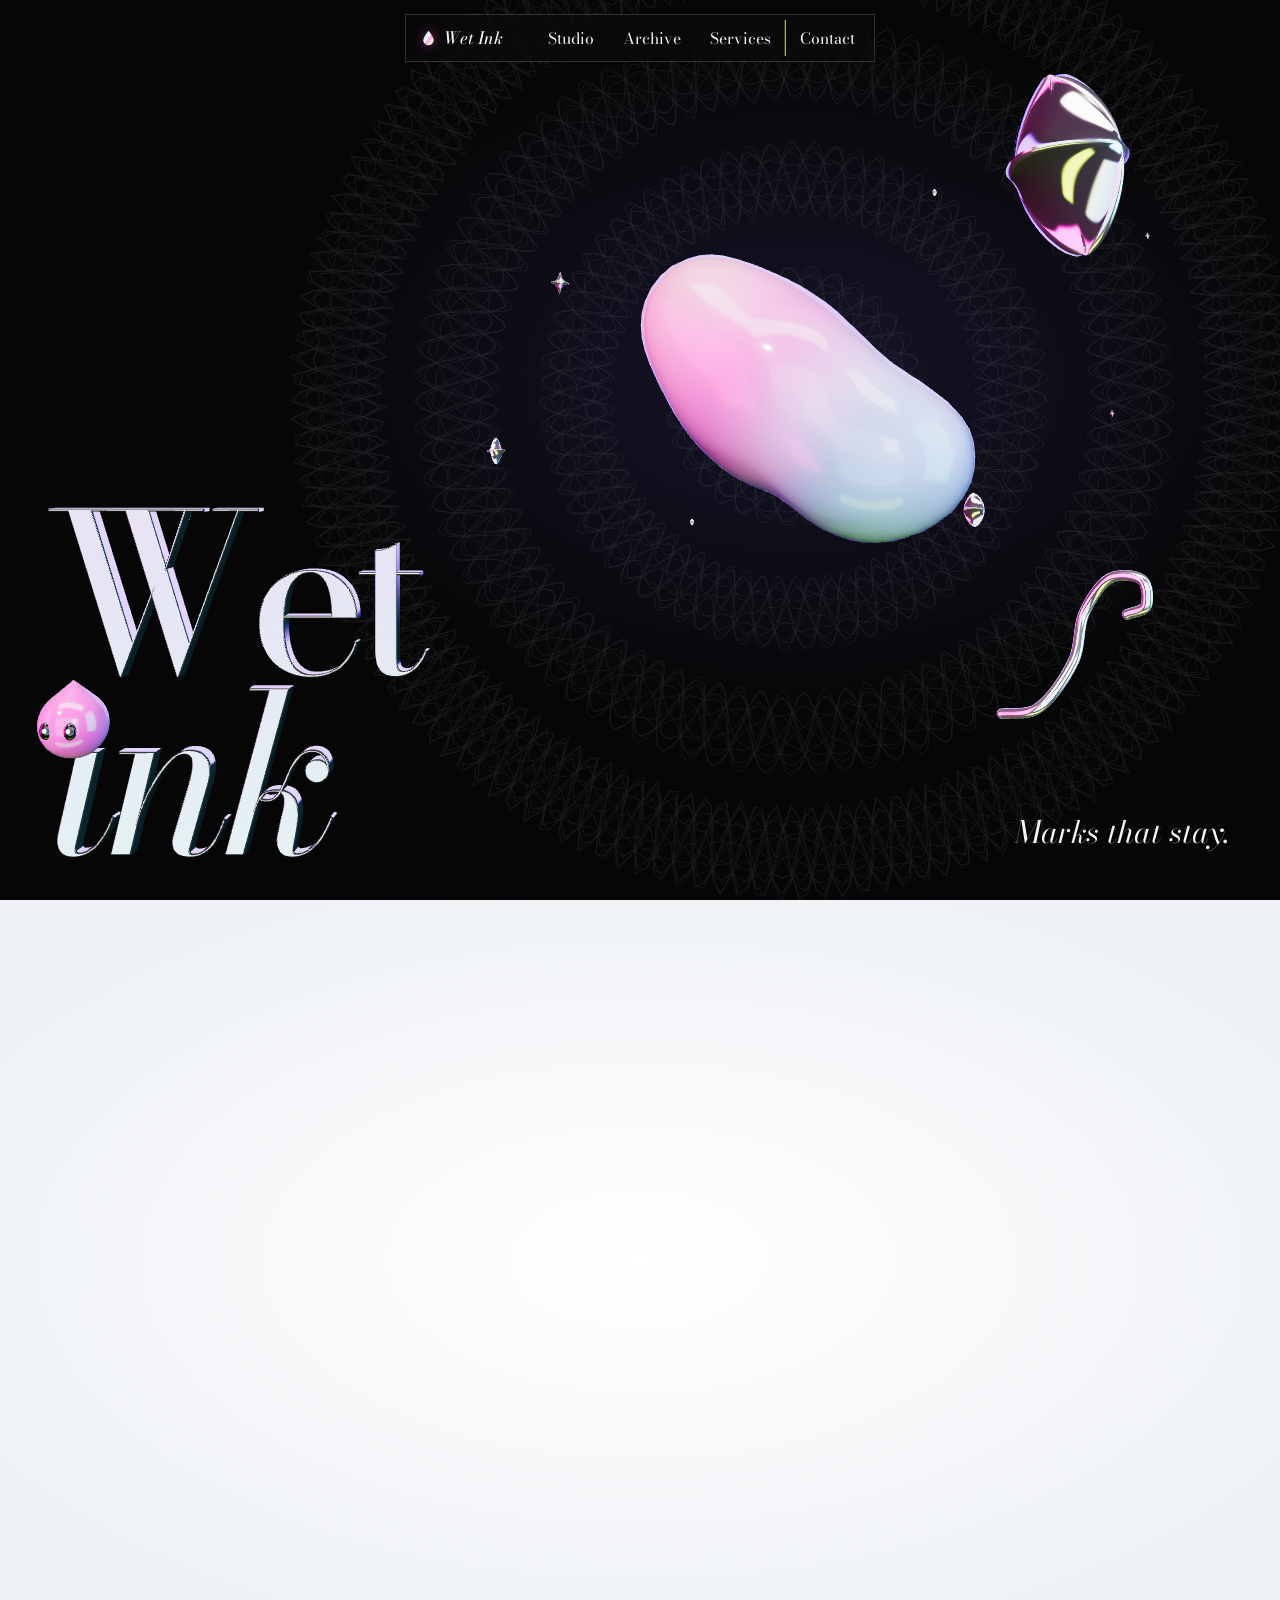
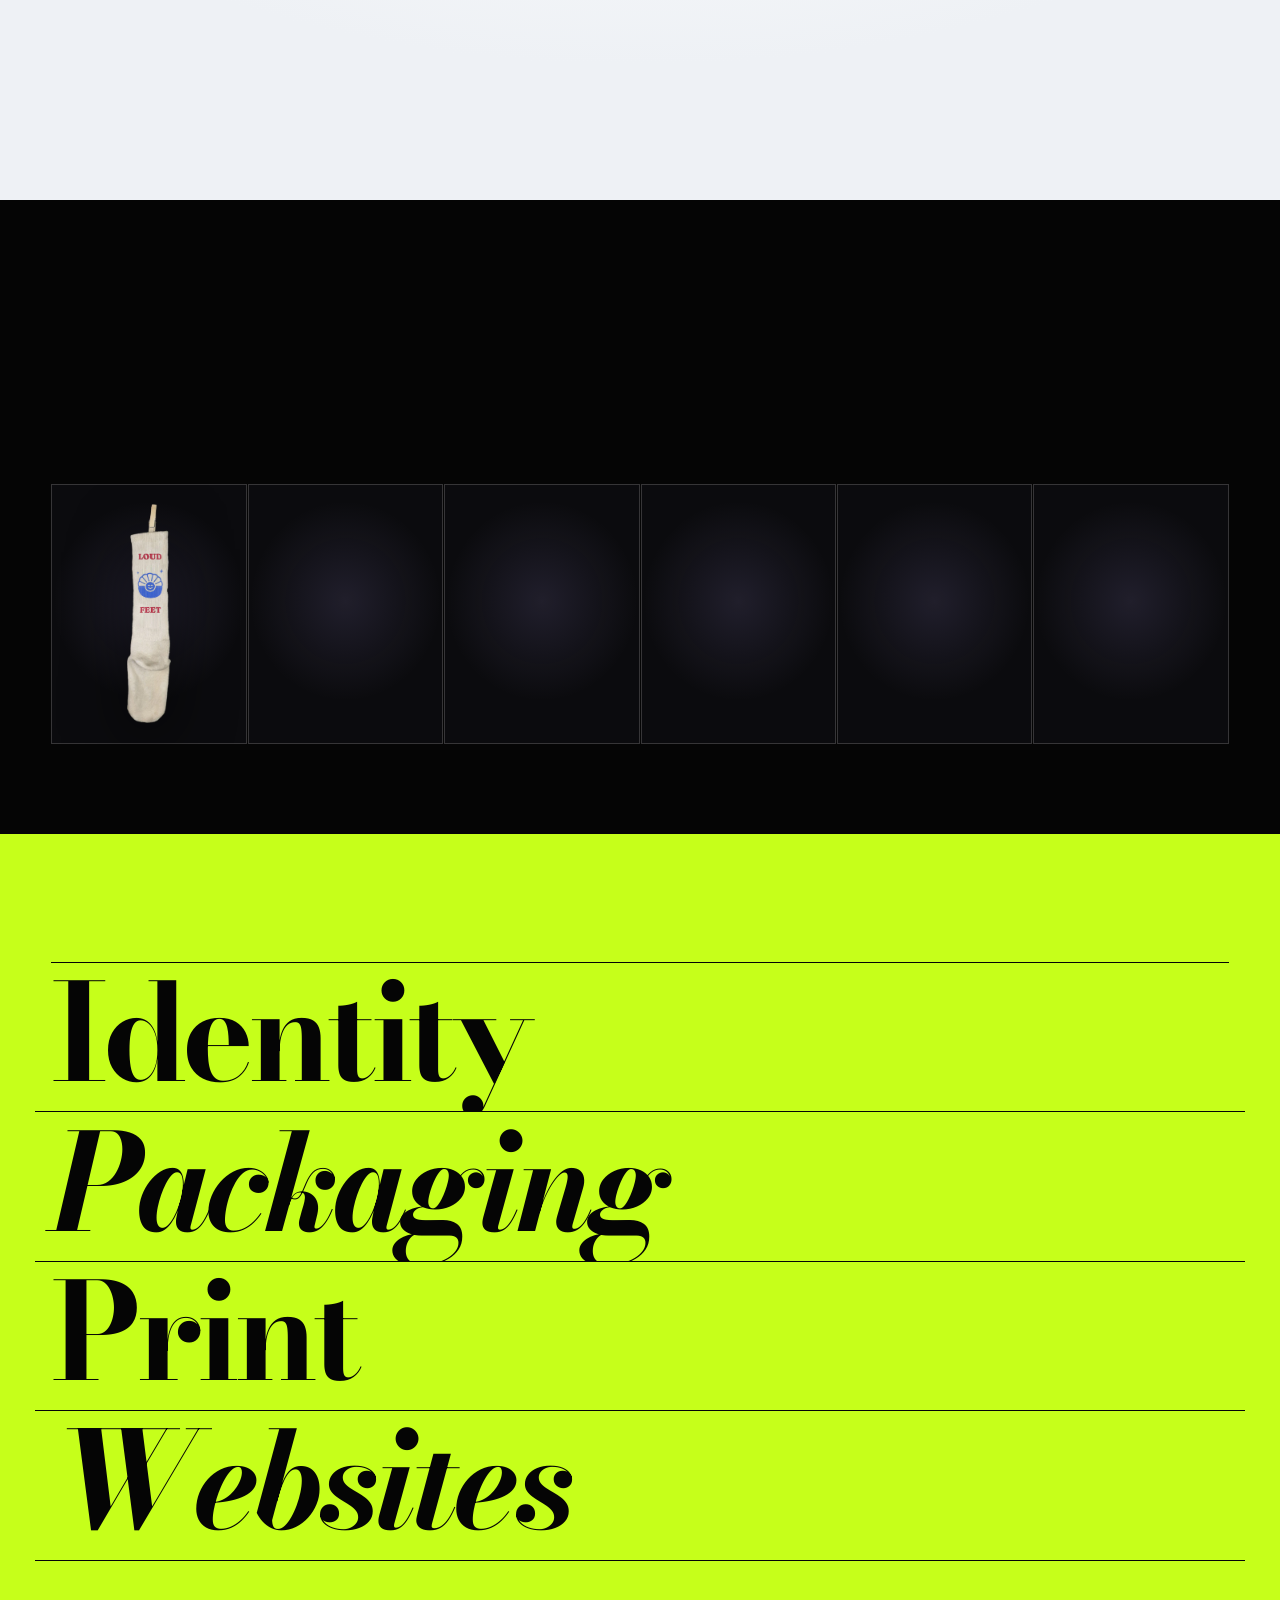
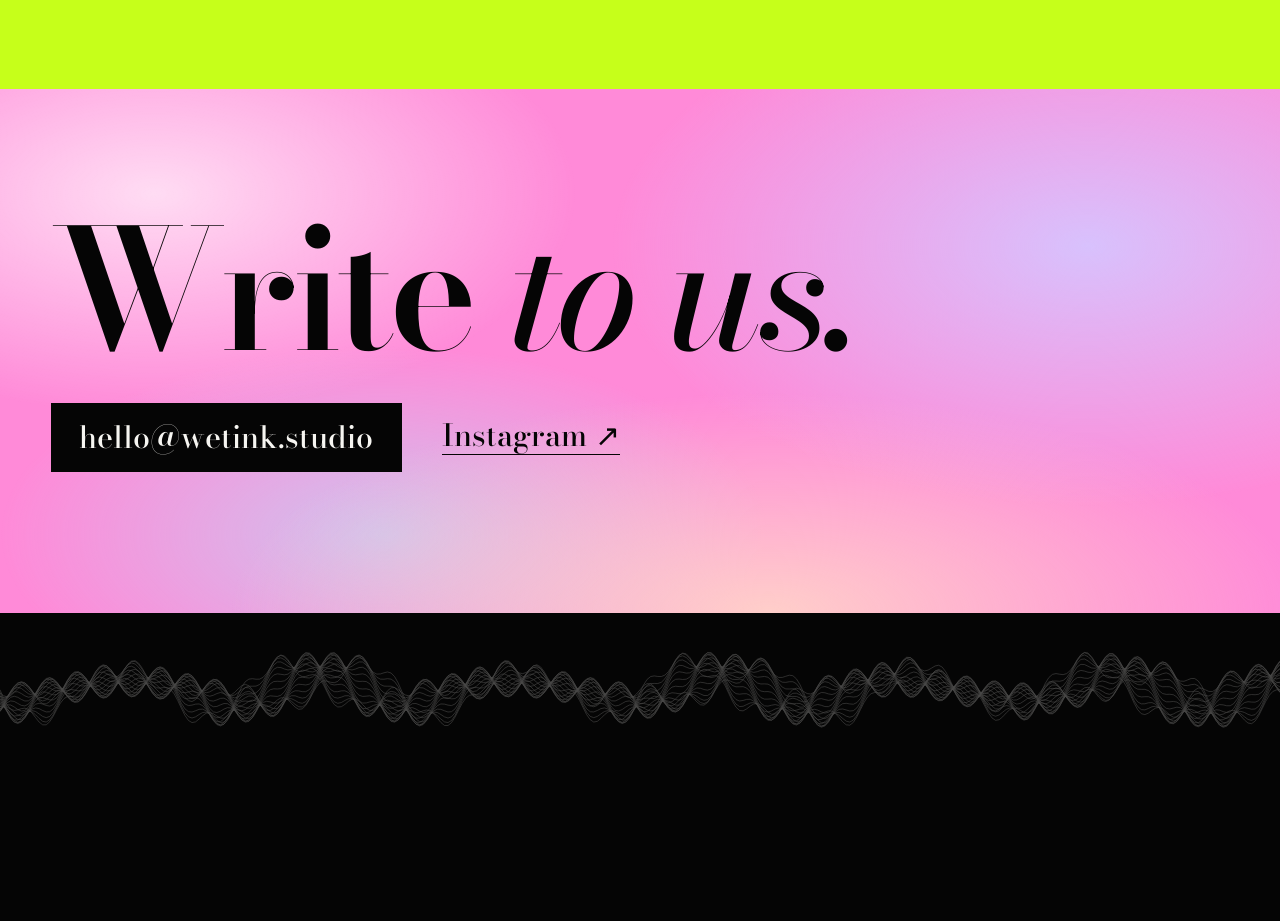
<file: index.html>
<!doctype html>
<html lang="en">
<head>
<meta charset="utf-8">
<meta name="viewport" content="width=device-width, initial-scale=1, viewport-fit=cover">
<title>Wet Ink Studio</title>
<meta name="description" content="Wet Ink Studio: identity, print, packaging and websites.">
<meta name="theme-color" content="#050505">
<link rel="preconnect" href="https://fonts.googleapis.com">
<link rel="preconnect" href="https://fonts.gstatic.com" crossorigin>
<link rel="stylesheet" href="https://fonts.googleapis.com/css2?family=Bodoni+Moda:ital,opsz,wght@0,6..96,400..900;1,6..96,400..900&display=swap">
<link rel="stylesheet" href="css/style.css">
</head>
<body>

<header class="bar" id="bar" data-tone="dark">
  <div class="bar__glass">
    <a class="logo" href="#top" aria-label="Wet Ink Studio, back to top">
      <svg class="blot--sm" viewBox="0 0 60 72" aria-hidden="true"><path d="M30 2C30 2 6 30 6 46a24 24 0 0 0 48 0C54 30 30 2 30 2Z" fill="url(#chrome)"/></svg>
      <span class="logo__word">Wet Ink</span>
    </a>
    <nav class="nav" id="nav" aria-label="Main">
      <span class="nav__pill" id="navPill" aria-hidden="true"></span>
      <a href="#studio">Studio</a>
      <a href="#archive">Archive</a>
      <a href="#services">Services</a>
      <a href="#contact">Contact</a>
    </nav>
  </div>
</header>

<main id="top">

  <!-- HERO: an iridescent form over a turning guilloche, with chrome sparkles -->
  <section class="hero" id="stage" aria-label="Wet Ink Studio">
    <svg class="rosette" id="rosette" viewBox="-500 -500 1000 1000" aria-hidden="true"></svg>

    <div class="hero__bottom">
      <!-- "ink" is set with a dotless ı: Blot sits where the dot would be -->
      <h1 class="mega" aria-label="Wet Ink Studio">
        <span class="mega__line"><span class="mega__rise chrome">Wet</span></span>
        <span class="mega__line"><span class="mega__rise mega__rise--2"><span class="tittle-host chrome">ı<button class="mascot" id="mascot" type="button" aria-label="Blot, the studio mascot. Drag it around or tap it.">
          <svg class="blot" viewBox="0 0 60 72" aria-hidden="true">
            <path d="M30 2C30 2 6 30 6 46a24 24 0 0 0 48 0C54 30 30 2 30 2Z" fill="url(#chrome)"/>
            <ellipse cx="19" cy="34" rx="3.4" ry="7" fill="#fff" opacity=".8" transform="rotate(20 19 34)"/>
            <g class="eyes">
              <ellipse cx="21" cy="46" rx="6" ry="7.2" fill="#050505"/>
              <ellipse cx="39" cy="46" rx="6" ry="7.2" fill="#050505"/>
              <circle class="pupil" cx="21" cy="47" r="2.6" fill="#fff"/>
              <circle class="pupil" cx="39" cy="47" r="2.6" fill="#fff"/>
            </g>
          </svg>
        </button></span><span class="chrome">nk</span></span></span>
      </h1>
      <p class="hero__line in in--3"><em>Marks that stay.</em></p>
    </div>
  </section>

  <!-- STUDIO: one sentence on laid paper -->
  <!-- STUDIO: icy 3D type floating on a white liquid surface (both rendered in js/scene3d.js) -->
  <section class="studio" id="studio" aria-label="Studio">
    <p class="studio__line"><span class="studio__l1">Drawn by hand,</span> <span class="studio__l2"><em>finished like jewellery.</em></span></p>
  </section>

  <!-- ARCHIVE: one short row. Socks, then concept studies rendered in 3D (drag to spin). -->
  <section class="archive" id="archive" aria-labelledby="archiveTitle">
    <h2 class="archive__title reveal" id="archiveTitle"><em>Archive</em></h2>
    <ul class="strip" aria-label="Archive">
      <li><button class="piece piece--img reveal" type="button" data-open="0" aria-label="Quiet Luxury / Loud Feet. Open."><img src="assets/archive/loud-feet-sock.webp" alt="" draggable="false"><span class="piece__name">Loud Feet</span></button></li>
      <li><div class="piece reveal" data-obj="pearl" role="img" aria-label="Pearl study, a 3D concept piece. Drag to turn it."><span class="piece__name">Pearl</span></div></li>
      <li><div class="piece reveal" data-obj="orbit" role="img" aria-label="Glass orbit study, a 3D concept piece. Drag to turn it."><span class="piece__name">Orbit</span></div></li>
      <li><div class="piece reveal" data-obj="fuzz" role="img" aria-label="Fuzz study, a 3D concept piece. Drag to turn it."><span class="piece__name">Fuzz</span></div></li>
      <li><div class="piece reveal" data-obj="coral" role="img" aria-label="Coral study, a 3D concept piece. Drag to turn it."><span class="piece__name">Coral</span></div></li>
      <li><div class="piece reveal" data-obj="melt" role="img" aria-label="Melt study, a 3D concept piece. Drag to turn it."><span class="piece__name">Melt</span></div></li>
    </ul>
  </section>

  <!-- SERVICES: four words on fluorescent green -->
  <section class="services" id="services" aria-label="Services">
    <ul class="rows">
      <li class="row reveal"><h3 class="row__t">Identity</h3></li>
      <li class="row reveal"><h3 class="row__t"><em>Packaging</em></h3></li>
      <li class="row reveal"><h3 class="row__t">Print</h3></li>
      <li class="row reveal"><h3 class="row__t"><em>Websites</em></h3></li>
    </ul>
  </section>

  <!-- CONTACT: fluorescent pink -->
  <section class="contact" id="contact" aria-labelledby="contactTitle">
    <h2 class="contact__title reveal" id="contactTitle">Write <em>to us.</em></h2>
    <div class="contact__actions reveal">
      <button class="contact__mail" id="mail" type="button" aria-live="polite">hello@wetink.studio</button>
      <a class="contact__ig" href="https://www.instagram.com/wetink.studio/" target="_blank" rel="noopener">Instagram ↗</a>
    </div>
  </section>
</main>

<footer class="foot" id="foot">
  <svg class="gband gband--light" data-gband aria-hidden="true"></svg>
  <p class="foot__word chrome-letters" id="footWord" aria-label="Wet Ink">
    <span>W</span><span>E</span><span>T</span><span class="sp"> </span><span>I</span><span>N</span><span>K</span>
  </p>
</footer>

<!-- Detail sheet: grows out of the piece you opened, drag it down to put it back -->
<div class="scrim" id="scrim" hidden></div>
<section class="sheet" id="sheet" role="dialog" aria-modal="true" aria-labelledby="sheetTitle" hidden>
  <div class="sheet__handle" id="sheetHandle">
    <span class="sheet__grabber" aria-hidden="true"></span>
    <div class="sheet__head">
      <h2 class="sheet__title" id="sheetTitle"></h2>
      <button class="round" id="sheetClose" type="button" aria-label="Close">✕</button>
    </div>
  </div>
  <div class="sheet__body" id="sheetBody"></div>
</section>

<!-- Shared defs: the chrome gradient and the four-point star -->
<svg width="0" height="0" style="position:absolute" aria-hidden="true">
  <defs>
    <linearGradient id="chrome" x1="0" y1="0" x2="1" y2="1">
      <stop offset="0" stop-color="#ffffff"/><stop offset=".22" stop-color="#9fe9ff"/><stop offset=".42" stop-color="#ffffff"/>
      <stop offset=".58" stop-color="#ff9de6"/><stop offset=".78" stop-color="#e9ffc4"/><stop offset="1" stop-color="#8a8a96"/>
    </linearGradient>
    <radialGradient id="starFill" cx=".42" cy=".38" r=".75">
      <stop offset="0" stop-color="#ffffff"/><stop offset=".25" stop-color="#e9ffc4"/><stop offset=".45" stop-color="#9fe9ff"/>
      <stop offset=".65" stop-color="#7a6bff"/><stop offset=".85" stop-color="#ff3ec8"/><stop offset="1" stop-color="#ffd1f3"/>
    </radialGradient>
  </defs>
  <symbol id="starShape" viewBox="-100 -100 200 200">
    <path d="M0-96C8-40 22-22 96 0C22 22 8 40 0 96C-8 40-22 22-96 0C-22-22-8-40 0-96Z" fill="url(#starFill)"/>
    <path d="M0-96C8-40 22-22 96 0C22 22 8 40 0 96C-8 40-22 22-96 0C-22-22-8-40 0-96Z" fill="none" stroke="#fff" stroke-opacity=".7" stroke-width="1.2"/>
    <ellipse cx="-14" cy="-22" rx="9" ry="22" fill="#fff" opacity=".85" transform="rotate(-25 -14 -22)"/>
  </symbol>
</svg>

<script src="js/main.js"></script>
<script type="importmap">{ "imports": { "three": "./vendor/three.module.min.js" } }</script>
<script type="module" src="js/scene3d.js"></script>
</body>
</html>
</file>
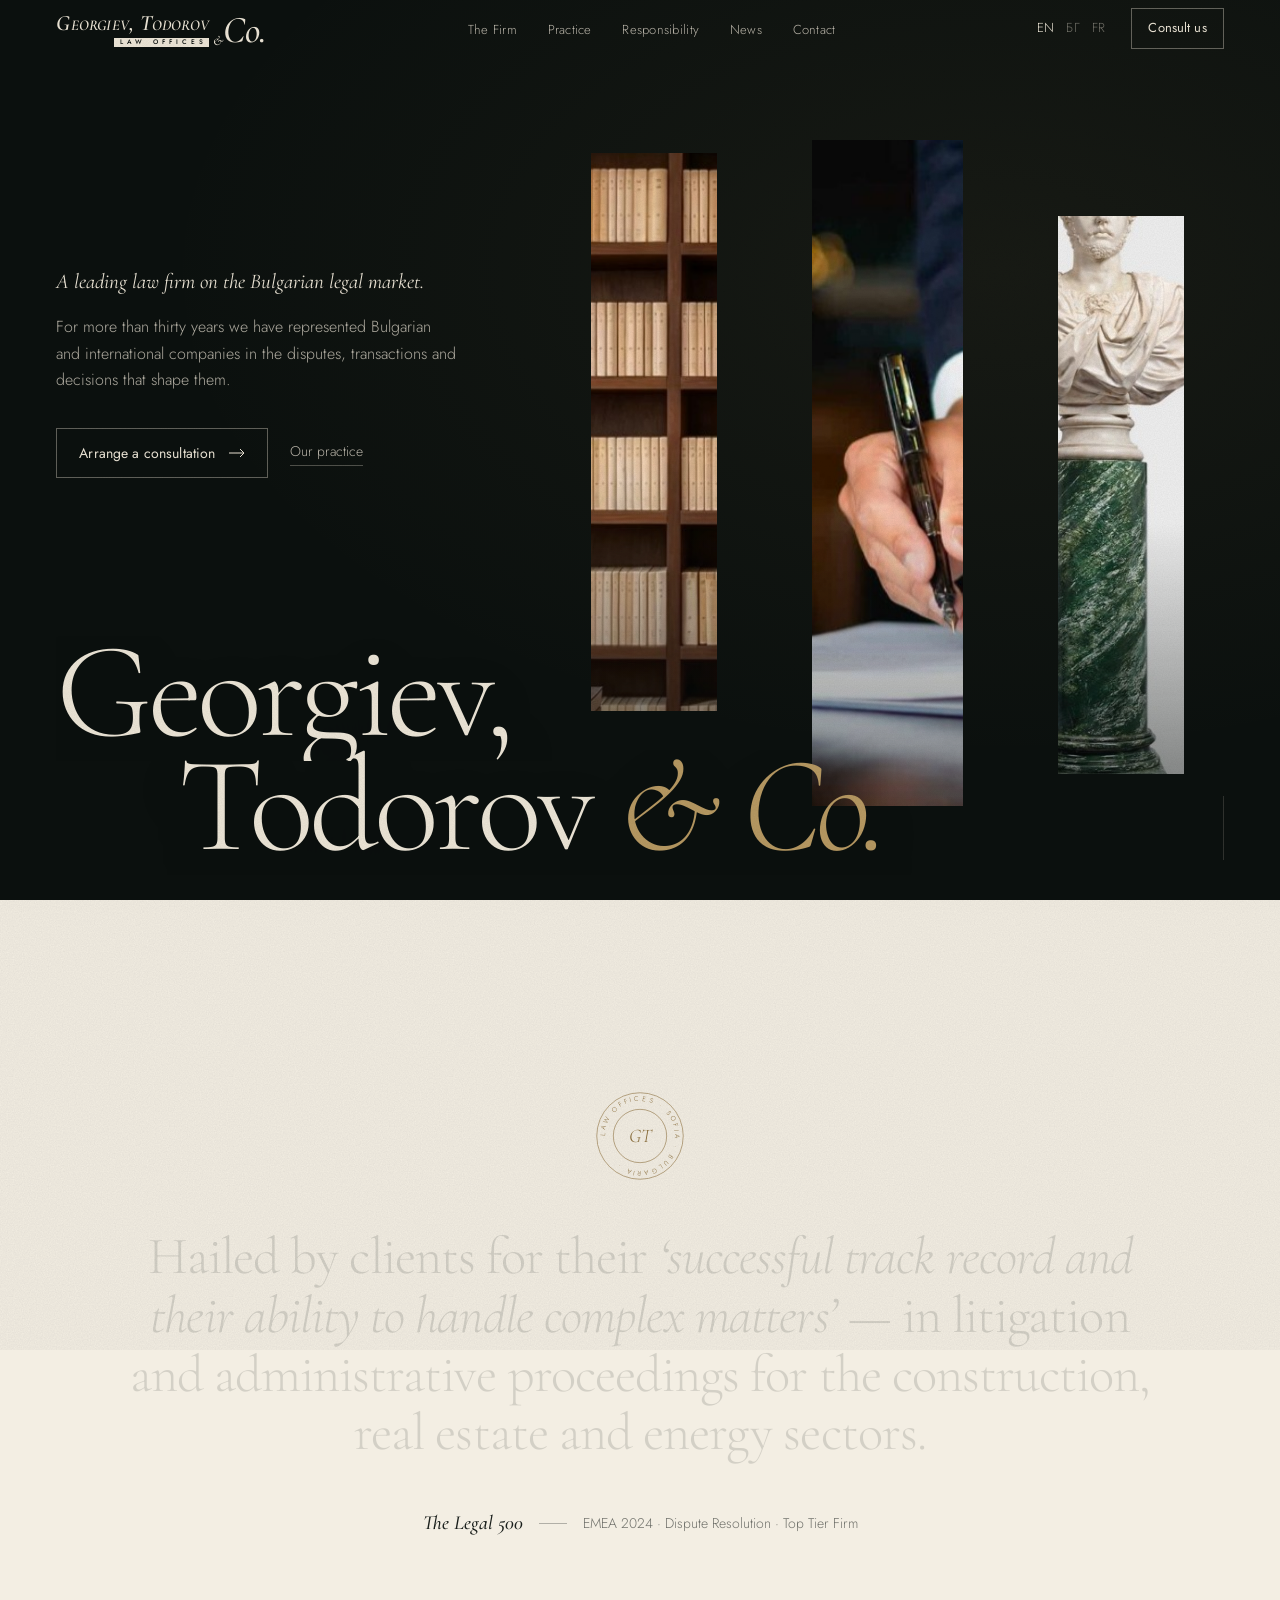
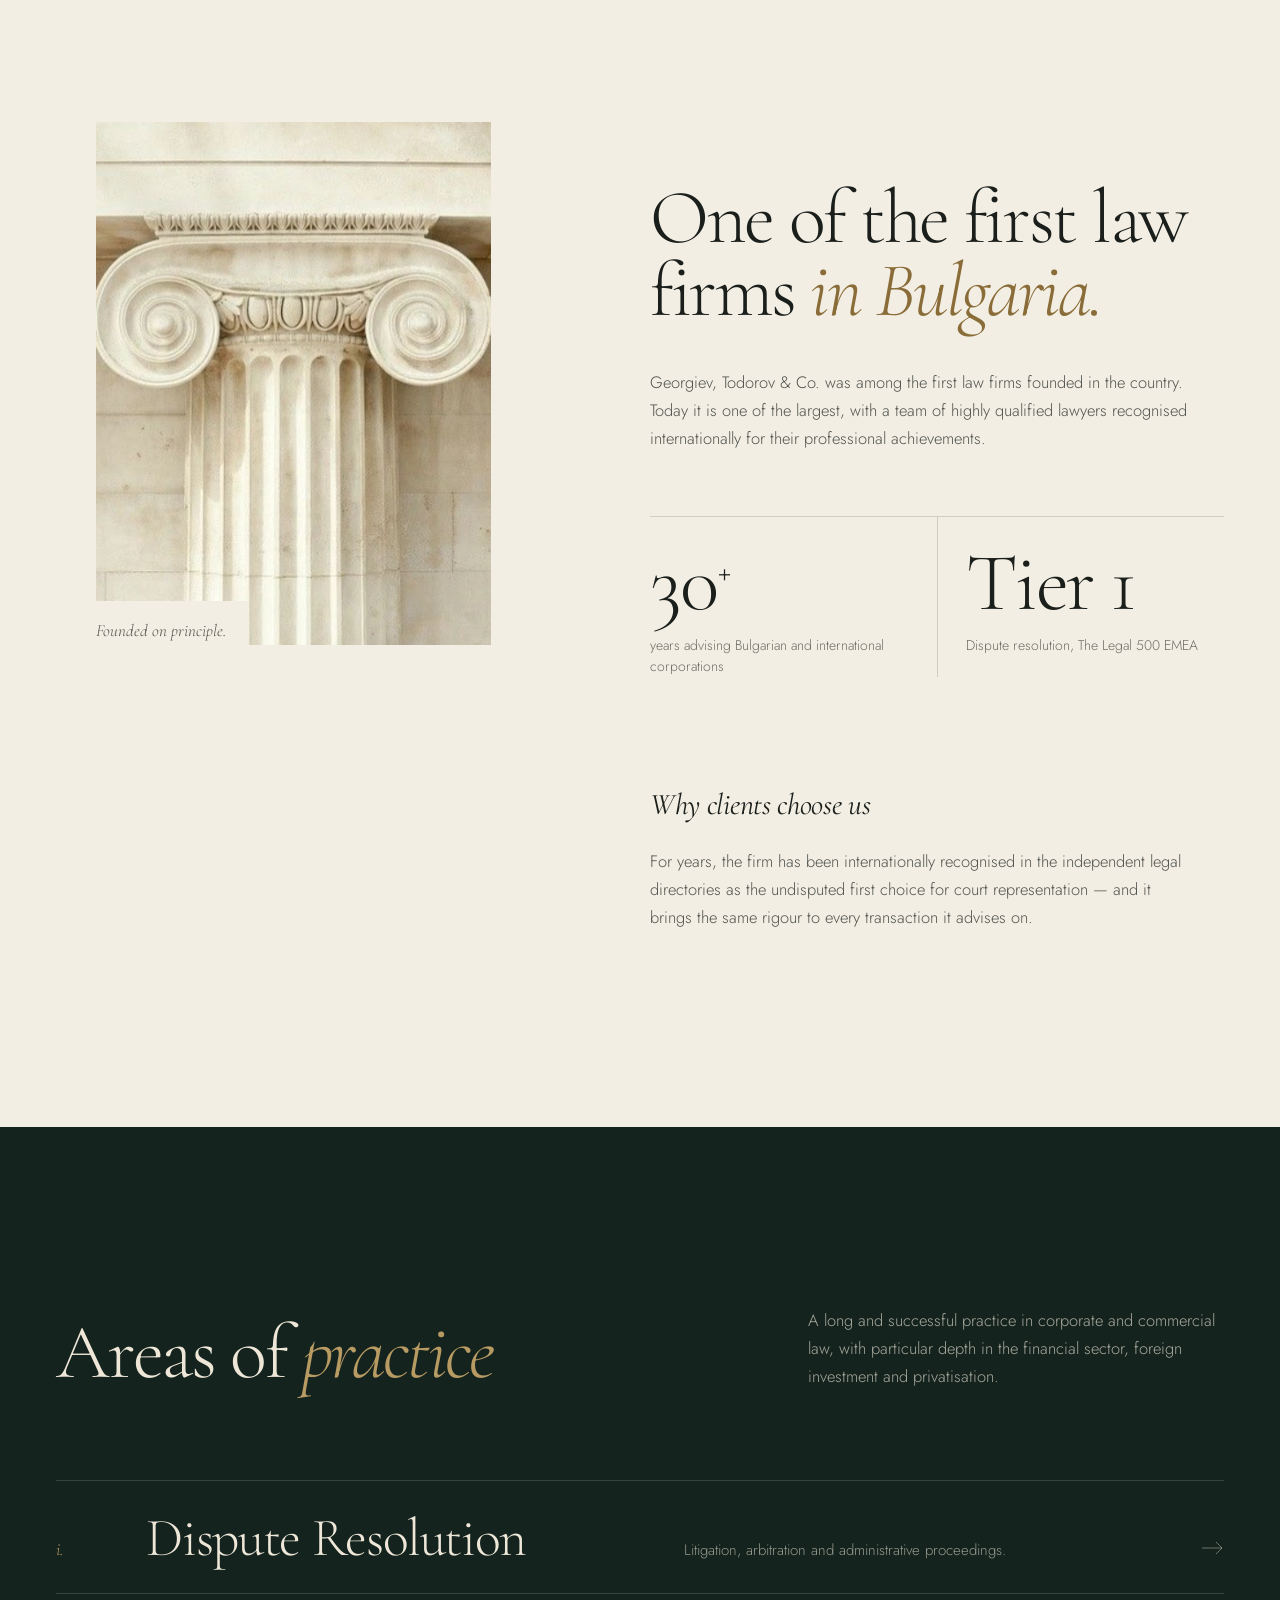
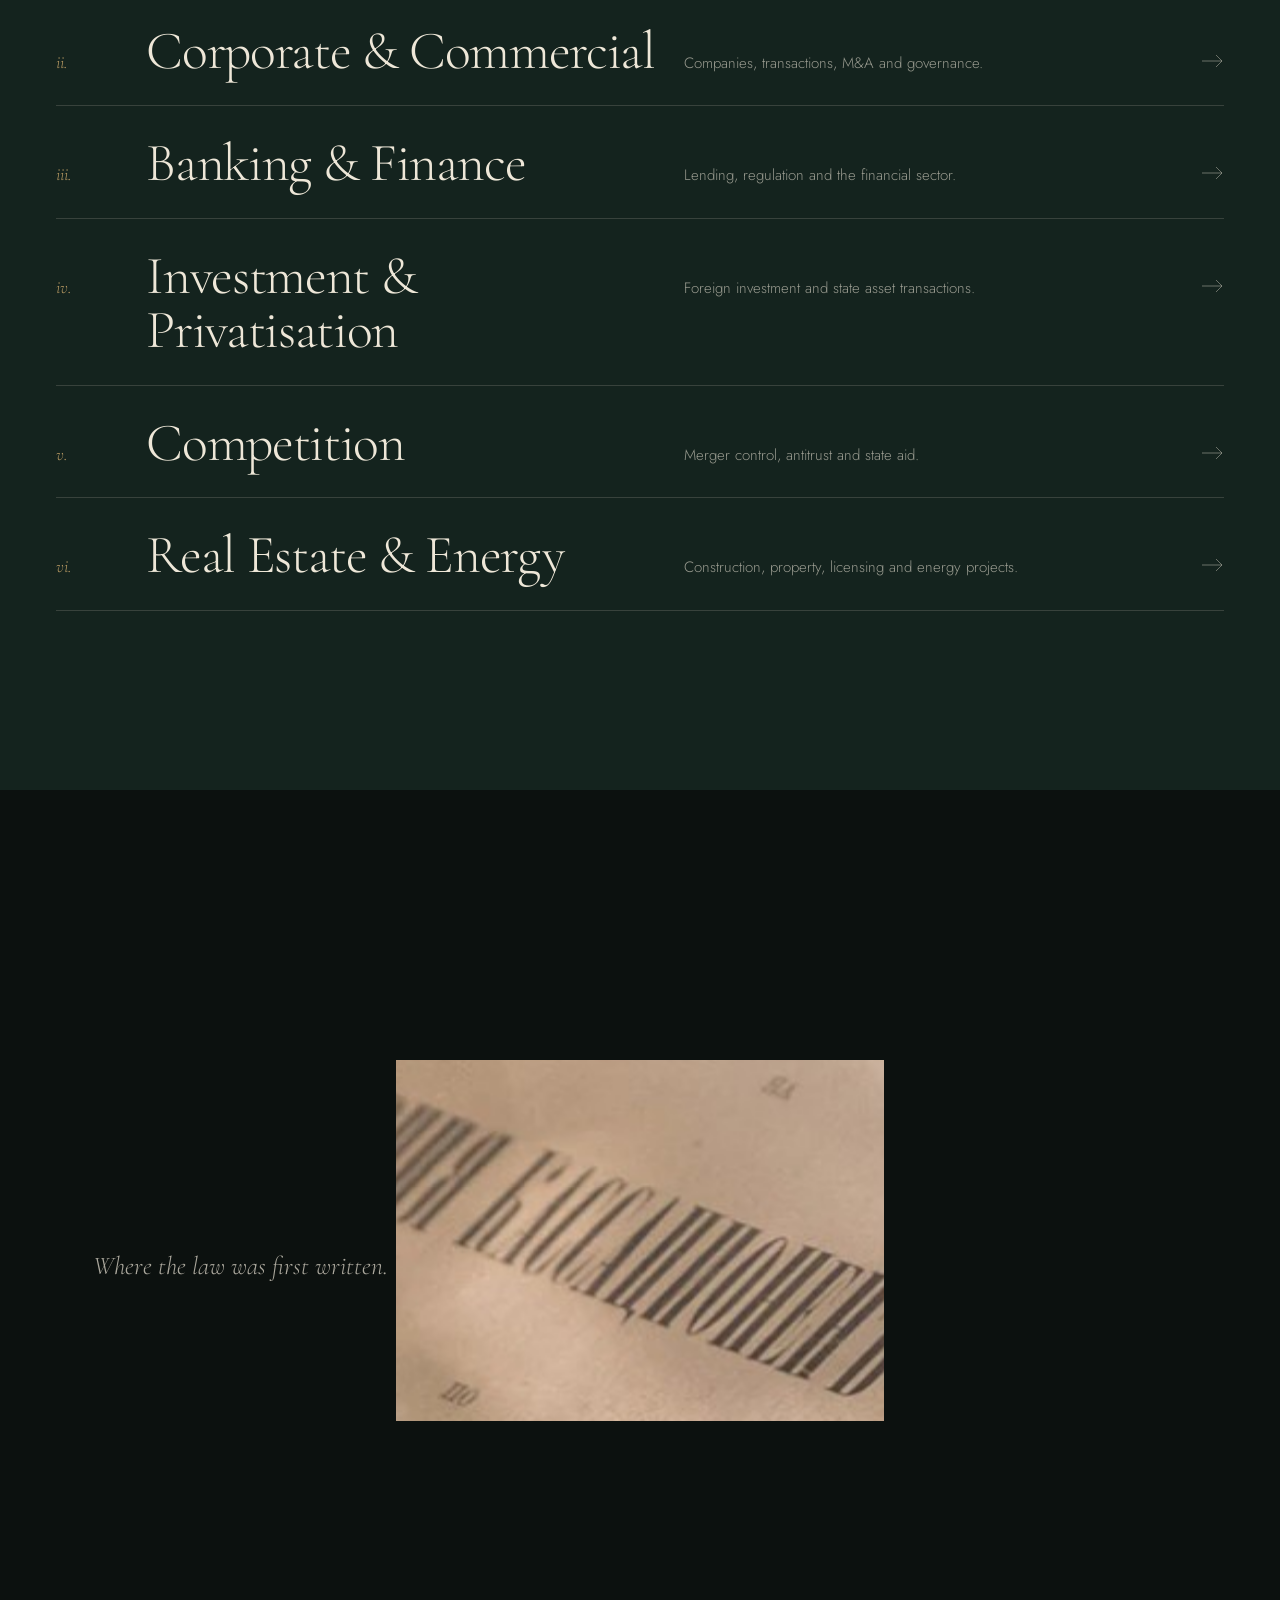
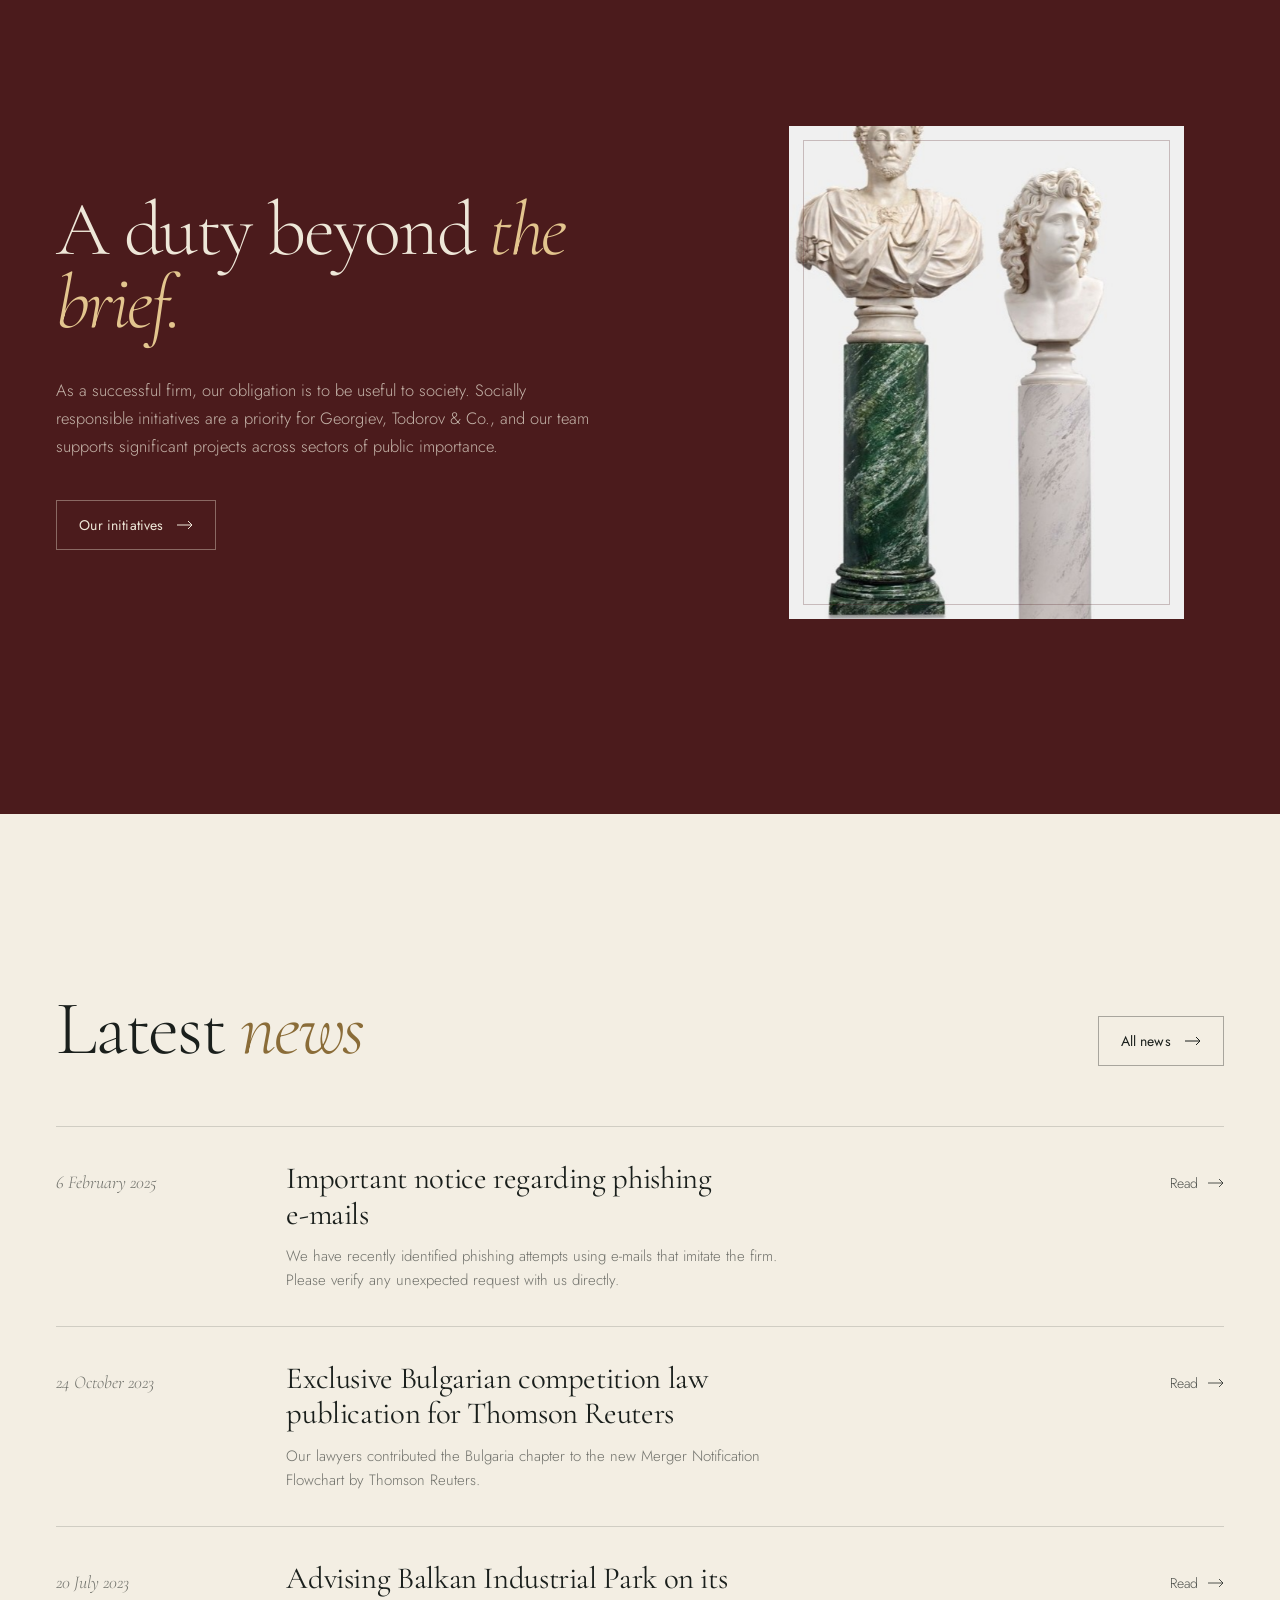
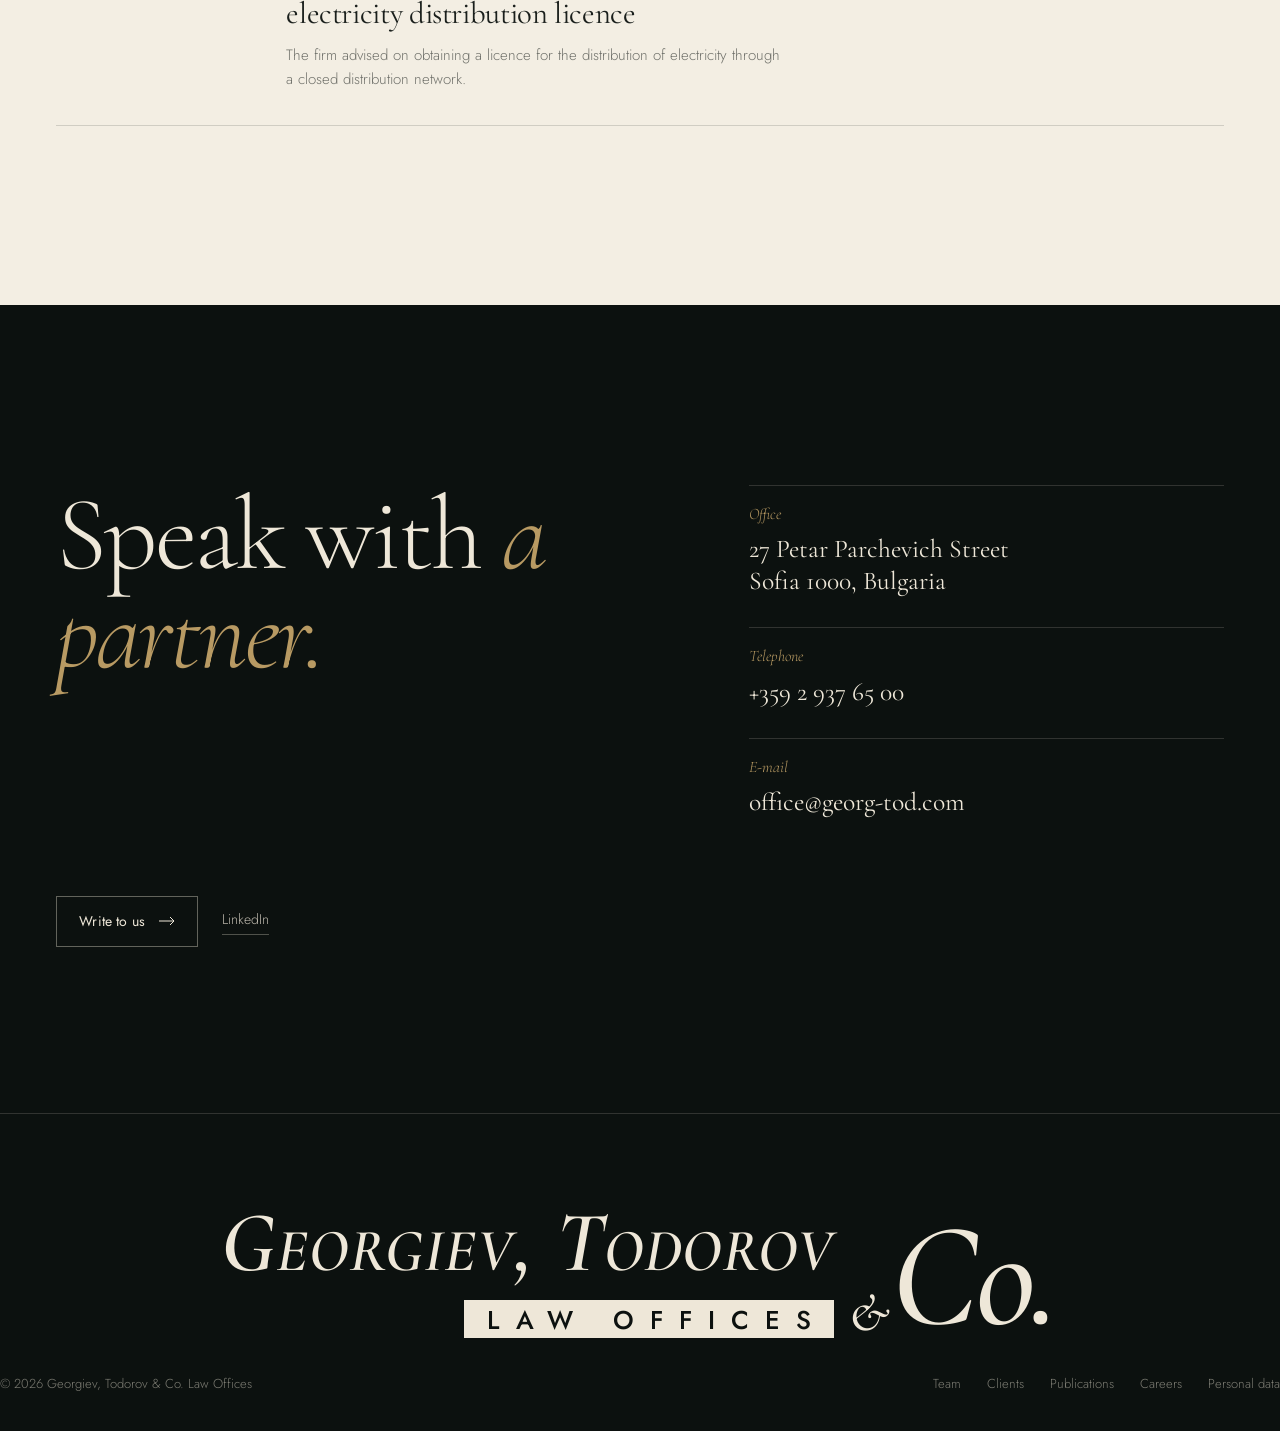
<file: georgiev-todorov/index.html>
<!doctype html>
<html lang="en">
<head>
<meta charset="utf-8">
<script>document.documentElement.classList.add('js');setTimeout(function(){if(!document.body.classList.contains('loaded'))document.documentElement.classList.remove('js')},3000)</script>
<meta name="viewport" content="width=device-width, initial-scale=1, viewport-fit=cover">
<title>Georgiev, Todorov &amp; Co. — Law Offices, Sofia</title>
<meta name="description" content="Georgiev, Todorov & Co. — one of the first law firms founded in Bulgaria. Dispute resolution, corporate, finance, competition and energy law in Sofia.">
<meta name="theme-color" content="#0c110f">
<link rel="icon" href="data:image/svg+xml,%3Csvg xmlns='http://www.w3.org/2000/svg' viewBox='0 0 64 64'%3E%3Crect width='64' height='64' fill='%230c110f'/%3E%3Ctext x='32' y='44' font-family='Georgia,serif' font-style='italic' font-size='34' fill='%23eee7d8' text-anchor='middle'%3EGT%3C/text%3E%3C/svg%3E">
<link rel="preconnect" href="https://fonts.googleapis.com">
<link rel="preconnect" href="https://fonts.gstatic.com" crossorigin>
<link href="https://fonts.googleapis.com/css2?family=Cormorant+Garamond:ital,wght@0,300;0,400;0,500;0,600;1,300;1,400;1,500;1,600&family=Jost:wght@300;400;500&display=swap" rel="stylesheet">
<style>
html,body{background:#0c110f;margin:0}
:root{
  --ink:#0c110f;          /* green-black */
  --green:#14231e;        /* bottle green */
  --green-2:#1b2e27;
  --cream:#eee7d8;
  --paper:#f3eee3;
  --paper-ink:#1a1f1c;
  --brass:#b89a63;
  --oxblood:#4b1b1c;
  --line-d:rgba(238,231,216,.16);
  --line-l:rgba(26,31,28,.16);
  --serif:'Cormorant Garamond', 'Cormorant', Georgia, serif;
  --sans:'Jost', 'Futura', system-ui, sans-serif;
  --gut:clamp(20px,4.4vw,64px);
  --ease:cubic-bezier(.16,1,.3,1);
}
*,*::before,*::after{box-sizing:border-box}
html{overflow-x:clip;scroll-behavior:smooth}
body{color:var(--cream);font-family:var(--sans);font-weight:300;font-size:16px;line-height:1.6;
  -webkit-font-smoothing:antialiased;-moz-osx-font-smoothing:grayscale;overflow-x:clip}
::selection{background:rgba(184,154,99,.35);color:inherit}
img{display:block;max-width:100%}
a{color:inherit;text-decoration:none}
:focus-visible{outline:1px solid var(--brass);outline-offset:4px}
.sr{position:absolute;width:1px;height:1px;overflow:hidden;clip:rect(0 0 0 0)}

/* grain */
.grain{position:fixed;inset:-50%;width:200%;height:200%;pointer-events:none;z-index:90;opacity:.07;
  background-image:url("data:image/svg+xml,%3Csvg xmlns='http://www.w3.org/2000/svg' width='220' height='220'%3E%3Cfilter id='n'%3E%3CfeTurbulence type='fractalNoise' baseFrequency='.85' numOctaves='3' stitchTiles='stitch'/%3E%3CfeColorMatrix values='0 0 0 0 0 0 0 0 0 0 0 0 0 0 0 0 0 0 .9 0'/%3E%3C/filter%3E%3Crect width='100%25' height='100%25' filter='url(%23n)'/%3E%3C/svg%3E")}

/* ---------- wordmark ---------- */
.mark{display:inline-grid;grid-template-columns:auto auto;grid-template-rows:auto auto;column-gap:.18em;align-items:end;
  font-family:var(--serif);line-height:1;color:currentColor;font-size:22px}
.mark .nm{grid-column:1;grid-row:1;font-style:italic;font-weight:600;font-variant:small-caps;letter-spacing:.01em;white-space:nowrap}
.mark .bar{grid-column:1;grid-row:2;justify-self:end;margin-top:.14em;background:currentColor;padding:.13em .9em .1em;
  font-family:var(--sans);font-weight:500;font-size:.3em;letter-spacing:.62em;text-transform:uppercase;line-height:1.25;white-space:nowrap}
.mark .bar span{color:var(--ink);margin-right:-.62em}
.mark .co{grid-column:2;grid-row:1/3;font-style:italic;font-weight:500;font-size:1.72em;letter-spacing:-.01em;display:flex;align-items:flex-end;transform:translateY(.08em)}
.mark .co small{font-size:.36em;font-style:italic;margin:0 .06em .2em 0}

/* ---------- nav ---------- */
.nav{position:fixed;inset:0 0 auto 0;z-index:50;display:flex;align-items:center;justify-content:space-between;gap:24px;
  padding:22px var(--gut);transition:transform .6s var(--ease),background-color .5s,padding .5s var(--ease)}
.nav.solid{background:rgba(12,17,15,.86);-webkit-backdrop-filter:blur(14px);backdrop-filter:blur(14px);padding-top:14px;padding-bottom:14px;
  box-shadow:0 1px 0 var(--line-d)}
.nav.hide{transform:translateY(-110%)}
.nav ul{display:flex;gap:clamp(18px,2.4vw,38px);list-style:none;margin:0;padding:0}
.nav ul a,.lang a{font-size:13px;letter-spacing:.02em;color:rgba(238,231,216,.78);position:relative;padding:6px 0;transition:color .25s}
.nav ul a::after{content:"";position:absolute;left:0;right:0;bottom:0;height:1px;background:var(--brass);transform:scaleX(0);transform-origin:left;transition:transform .45s var(--ease)}
.nav ul a:hover{color:var(--cream)}.nav ul a:hover::after{transform:scaleX(1)}
.nav-r{display:flex;align-items:center;gap:26px}
.lang{display:flex;gap:12px}
.lang a[aria-current]{color:var(--cream)}
.lang a:not([aria-current]){color:rgba(238,231,216,.45)}
.btn{display:inline-flex;align-items:center;gap:14px;font-family:var(--sans);font-size:14px;font-weight:400;letter-spacing:.01em;
  padding:13px 22px;border:1px solid rgba(238,231,216,.38);color:var(--cream);position:relative;overflow:hidden;isolation:isolate;
  transition:color .45s var(--ease),border-color .45s}
.btn::before{content:"";position:absolute;inset:0;background:var(--cream);transform:translateY(101%);transition:transform .55s var(--ease);z-index:-1}
.btn:hover{color:var(--ink);border-color:var(--cream)}.btn:hover::before{transform:none}
.btn:active{transform:scale(.98)}
.btn svg{width:16px;height:10px;transition:transform .45s var(--ease)}
.btn:hover svg{transform:translateX(4px)}
.btn.sm{padding:9px 16px;font-size:13px}
.btn.dark{border-color:rgba(26,31,28,.35);color:var(--paper-ink)}
.btn.dark::before{background:var(--paper-ink)}
.btn.dark:hover{color:var(--paper)}
.burger{display:none;width:44px;height:44px;border:1px solid var(--line-d);background:none;color:var(--cream);cursor:pointer;position:relative}
.burger i{position:absolute;left:12px;right:12px;height:1px;background:currentColor;transition:transform .4s var(--ease),top .4s var(--ease)}
.burger i:nth-child(1){top:18px}.burger i:nth-child(2){top:25px}
.menu-open .burger i:nth-child(1){top:21.5px;transform:rotate(45deg)}
.menu-open .burger i:nth-child(2){top:21.5px;transform:rotate(-45deg)}
.sheet{position:fixed;inset:0;z-index:45;background:var(--ink);display:flex;flex-direction:column;justify-content:flex-end;
  padding:110px var(--gut) max(40px,env(safe-area-inset-bottom));clip-path:inset(0 0 100% 0);transition:clip-path .7s var(--ease);visibility:hidden}
.menu-open .sheet{clip-path:inset(0);visibility:visible}
.sheet a{font-family:var(--serif);font-size:clamp(40px,11vw,64px);line-height:1.08;font-weight:300;display:block}
.sheet a em{color:var(--brass)}
.sheet .lang{margin-top:36px}
.menu-open{overflow:hidden}

/* ---------- hero ---------- */
.hero{position:relative;min-height:100vh;min-height:100svh;padding:0 var(--gut);display:grid;
  grid-template-columns:repeat(12,1fr);grid-template-rows:1fr auto;column-gap:20px;overflow:hidden;background:
  radial-gradient(1200px 700px at 78% 30%, rgba(184,154,99,.07), transparent 70%), var(--ink)}
.strips{grid-column:6/13;grid-row:1/3;position:relative;display:grid;grid-template-columns:1fr 1.12fr 1fr;gap:clamp(10px,1.2vw,18px);
  align-items:center;padding:clamp(96px,13vh,130px) 0 clamp(40px,8vh,90px)}
.strip{position:relative;overflow:hidden;height:62vh;background:var(--green)}
.strip:nth-child(2){height:74vh}
.strip:nth-child(1){align-self:start;margin-top:4vh}
.strip:nth-child(3){align-self:end;margin-bottom:6vh}
.strip img{position:absolute;left:-12%;top:-8%;width:124%;height:116%;max-width:none;object-fit:cover;transform:scale(1.18);will-change:transform}
.strip::after{content:"";position:absolute;inset:0;background:linear-gradient(180deg,rgba(12,17,15,0) 55%,rgba(12,17,15,.45));pointer-events:none}
.js.loaded .strip,.loaded .strip{animation:stripIn 1.5s var(--ease) forwards}
.loaded .strip:nth-child(1){animation-delay:.15s}.loaded .strip:nth-child(2){animation-delay:.3s}.loaded .strip:nth-child(3){animation-delay:.45s}
@keyframes stripIn{to{clip-path:inset(0)}}
.loaded .strip img{transition:transform 2.2s var(--ease);transform:scale(1.04)}
.strip figcaption{position:absolute;left:14px;bottom:12px;font-family:var(--serif);font-style:italic;font-size:15px;color:rgba(238,231,216,.82);z-index:2}

.hero-copy{grid-column:1/6;grid-row:1;align-self:center;padding-top:110px;max-width:400px;position:relative;z-index:3}
.hero-copy p{font-size:16px;line-height:1.65;color:rgba(238,231,216,.74);margin:0 0 34px}
.hero-copy .lede{font-family:var(--serif);font-style:italic;font-size:21px;line-height:1.35;color:var(--cream);margin-bottom:18px;font-weight:400}
.hero-cta{display:flex;gap:22px;align-items:center;flex-wrap:wrap}
.link{font-size:14px;color:rgba(238,231,216,.78);border-bottom:1px solid rgba(238,231,216,.3);padding-bottom:3px;transition:color .3s,border-color .3s}
.link:hover{color:var(--cream);border-color:var(--brass)}

.hero h1{grid-column:1/13;grid-row:2;margin:0 0 clamp(24px,4vh,48px);position:relative;z-index:4;pointer-events:none;
  font-family:var(--serif);font-weight:300;font-size:clamp(60px,10.6vw,196px);line-height:.84;letter-spacing:-.035em;
  text-shadow:0 20px 50px rgba(0,0,0,.35)}
.hero h1 .ln{display:block;overflow:hidden;padding-bottom:.08em;margin-bottom:-.08em}
.hero h1 .ln>span{display:inline-block}
.js .strip{clip-path:inset(100% 0 0 0)}.js .hero h1 .ln>span{transform:translateY(105%)}
.hero h1 .ln:nth-child(2){padding-left:.9em}
.hero h1 em{font-style:italic;font-weight:300;color:var(--brass)}
.loaded .hero h1 .ln>span{transition:transform 1.3s var(--ease);transform:none}
.loaded .hero h1 .ln:nth-child(2)>span{transition-delay:.12s}
.js .fade{opacity:0;transform:translateY(22px)}
.loaded .fade{opacity:1;transform:none;transition:opacity 1s var(--ease),transform 1s var(--ease)}
.loaded .fade.d1{transition-delay:.55s}.loaded .fade.d2{transition-delay:.7s}.loaded .fade.d3{transition-delay:.85s}
.js .nav.fade{transform:translateY(-14px)}
.loaded .nav.fade{transition:opacity 1s var(--ease),transform .6s var(--ease),background-color .5s,padding .5s var(--ease);transition-delay:.1s,0s,0s,0s}
.scroll-cue{position:absolute;right:var(--gut);bottom:clamp(28px,4.5vh,52px);z-index:5;width:1px;height:64px;background:var(--line-d);overflow:hidden}
.scroll-cue::after{content:"";position:absolute;left:0;top:-40%;width:1px;height:40%;background:var(--brass);animation:cue 2.6s var(--ease) infinite}
@keyframes cue{to{top:100%}}

/* ---------- shared sections ---------- */
section{position:relative}
.wrap{max-width:1360px;margin:0 auto;padding:0 var(--gut)}
.paper{background:var(--paper);color:var(--paper-ink)}
.h2{font-family:var(--serif);font-weight:300;font-size:clamp(42px,6vw,96px);line-height:.95;letter-spacing:-.03em;margin:0}
.h2 em{font-style:italic;color:var(--brass)}
.paper .h2 em{color:#8a6c38}
.body{font-size:16.5px;line-height:1.7;max-width:34rem}
.paper .body{color:rgba(26,31,28,.74)}
.js .rv{opacity:0;transform:translateY(32px)}.rv{transition:opacity 1.1s var(--ease),transform 1.1s var(--ease)}
.rv.in{opacity:1;transform:none}
.rv.d1{transition-delay:.1s}.rv.d2{transition-delay:.2s}.rv.d3{transition-delay:.3s}

/* ---------- recognition ---------- */
.recog{padding:clamp(110px,15vw,190px) 0 clamp(100px,13vw,170px);text-align:center}
.seal{width:92px;height:92px;margin:0 auto 46px;color:#8a6c38}
.seal svg{width:100%;height:100%;animation:spin 60s linear infinite}
@keyframes spin{to{transform:rotate(360deg)}}
.quote{font-family:var(--serif);font-weight:300;font-size:clamp(30px,4.1vw,62px);line-height:1.12;letter-spacing:-.018em;max-width:20em;margin:0 auto}
.js .quote .w{opacity:.14}.quote .w{transition:opacity .25s linear}
.quote .w.on{opacity:1}
.quote em{font-style:italic}
.cite{margin-top:44px;font-size:14px;color:rgba(26,31,28,.6);display:flex;justify-content:center;align-items:center;gap:16px;flex-wrap:wrap}
.cite b{font-family:var(--serif);font-weight:500;font-style:italic;font-size:20px;color:var(--paper-ink)}
.cite i{width:28px;height:1px;background:rgba(26,31,28,.3)}

/* ---------- about ---------- */
.about{padding:0 0 clamp(110px,14vw,190px)}
.about-grid{display:grid;grid-template-columns:repeat(12,1fr);gap:20px;align-items:start}
.about-img{grid-column:1/6;position:relative;aspect-ratio:4/5.3;overflow:hidden;background:#ddd5c4}
.about-img img{position:absolute;inset:-10% 0;width:100%;height:120%;object-fit:cover;will-change:transform}
.about-img .tag{position:absolute;left:0;bottom:0;background:var(--paper);padding:16px 22px 0 0;font-family:var(--serif);font-style:italic;font-size:17px;color:rgba(26,31,28,.75)}
.about-txt{grid-column:7/13;padding-top:clamp(20px,6vw,90px)}
.about-txt .h2{margin-bottom:40px}
.facts{display:grid;grid-template-columns:1fr 1fr;margin-top:64px;border-top:1px solid var(--line-l)}
.fact{padding:30px 24px 0 0}
.fact+.fact{padding-left:28px;border-left:1px solid var(--line-l)}
.fact b{display:block;font-family:var(--serif);font-weight:300;font-size:clamp(56px,6.4vw,92px);line-height:.9;letter-spacing:-.03em}
.fact b sup{font-size:.4em;vertical-align:top;position:relative;top:.25em;margin-left:.05em}
.fact span{display:block;margin-top:14px;font-size:14px;line-height:1.5;color:rgba(26,31,28,.62);max-width:16rem}
.why{grid-column:7/13;margin-top:84px}
.why h3{font-family:var(--serif);font-weight:400;font-style:italic;font-size:30px;margin:0 0 18px;letter-spacing:-.01em}

/* ---------- practice ---------- */
.practice{background:var(--green);padding:clamp(110px,14vw,180px) 0 clamp(110px,14vw,180px);overflow:hidden}
.practice-head{display:flex;justify-content:space-between;align-items:flex-end;gap:40px;margin-bottom:clamp(54px,7vw,90px);flex-wrap:wrap}
.practice-head .body{color:rgba(238,231,216,.68);max-width:26rem;margin:0}
.areas{list-style:none;margin:0;padding:0;border-top:1px solid var(--line-d)}
.area{border-bottom:1px solid var(--line-d)}
.area a{display:grid;grid-template-columns:70px 1fr minmax(0,30rem) 40px;align-items:baseline;gap:20px;padding:30px 0 28px;position:relative}
.area .n{font-family:var(--serif);font-style:italic;font-size:18px;color:var(--brass)}
.area h3{margin:0;font-family:var(--serif);font-weight:300;font-size:clamp(32px,4.2vw,64px);line-height:1;letter-spacing:-.025em;
  transition:transform .7s var(--ease),color .4s}
.area p{margin:0;font-size:15px;color:rgba(238,231,216,.6);transition:color .4s}
.area svg{width:22px;height:14px;justify-self:end;color:rgba(238,231,216,.4);transition:transform .5s var(--ease),color .4s}
.area a:hover h3{transform:translateX(18px);color:#fff}
.area a:hover p{color:rgba(238,231,216,.85)}
.area a:hover svg{transform:translateX(6px);color:var(--brass)}
.preview{position:fixed;left:0;top:0;width:260px;aspect-ratio:3/4;pointer-events:none;z-index:40;overflow:hidden;
  clip-path:inset(50% 50% 50% 50%);transition:clip-path .6s var(--ease);will-change:transform}
.preview.on{clip-path:inset(0)}
.preview img{position:absolute;inset:0;width:100%;height:100%;object-fit:cover;opacity:0;transition:opacity .45s;transform:scale(1.08)}
.preview img.on{opacity:1}

/* ---------- heritage (pinned) ---------- */
.heritage{height:260vh;background:var(--ink)}
.stage{position:sticky;top:0;height:100vh;height:100svh;overflow:hidden;display:grid;place-items:center}
.stage .frame{position:absolute;inset:0;clip-path:inset(var(--cy,30%) var(--cx,32%));will-change:clip-path}
.stage .frame img{width:100%;height:100%;object-fit:cover;transform:scale(var(--s,1.25));will-change:transform}
.stage .frame::after{content:"";position:absolute;inset:0;background:linear-gradient(90deg,rgba(12,17,15,.78),rgba(12,17,15,.2) 55%,rgba(12,17,15,0));opacity:var(--o,0)}
.stage .t{position:absolute;left:var(--gut);bottom:clamp(50px,11vh,120px);max-width:min(760px,86vw);z-index:2}
.stage h2{opacity:var(--o,0);transform:translateY(calc((1 - var(--o,0)) * 40px))}
.stage p{opacity:var(--o2,0);color:rgba(238,231,216,.78);max-width:30rem;font-size:16.5px;margin:26px 0 0}
.stage .pre{position:absolute;inset:auto 0 auto 0;top:50%;transform:translateY(-50%);text-align:center;font-family:var(--serif);font-style:italic;
  font-size:clamp(20px,2vw,28px);color:rgba(238,231,216,.7);opacity:var(--o0,1);pointer-events:none}
.stage .pre span{display:block;margin-top:calc(min(40vh,40vw) * .0)}
.stage .cap{position:absolute;right:var(--gut);bottom:clamp(50px,11vh,120px);font-family:var(--serif);font-style:italic;font-size:15px;color:rgba(238,231,216,.6);opacity:var(--o2,0);text-align:right;max-width:240px}

/* ---------- duty ---------- */
.duty{background:var(--oxblood);padding:clamp(110px,14vw,180px) 0;overflow:hidden}
.duty-grid{display:grid;grid-template-columns:repeat(12,1fr);gap:20px;align-items:center}
.duty-txt{grid-column:1/7}
.duty-txt .h2 em{color:#e3c58e}
.duty-txt .body{color:rgba(238,231,216,.74);margin:36px 0 40px}
.duty-img{grid-column:8/13;background:#e9e7e4;aspect-ratio:4/5;position:relative;overflow:hidden}
.duty-img img{position:absolute;inset:-6% 0;width:100%;height:112%;object-fit:cover;object-position:50% 20%;will-change:transform}
.duty-img::before{content:"";position:absolute;inset:14px;border:1px solid rgba(75,27,28,.25);z-index:2;pointer-events:none}

/* ---------- news ---------- */
.news{padding:clamp(110px,14vw,180px) 0}
.news-head{display:flex;justify-content:space-between;align-items:flex-end;gap:30px;margin-bottom:60px;flex-wrap:wrap}
.posts{list-style:none;margin:0;padding:0;border-top:1px solid var(--line-l)}
.post a{display:grid;grid-template-columns:200px 1fr 120px;gap:30px;padding:34px 0;border-bottom:1px solid var(--line-l);align-items:baseline;position:relative}
.post a::before{content:"";position:absolute;inset:0 auto 0 0;width:100%;background:rgba(138,108,56,.06);transform:scaleX(0);transform-origin:left;transition:transform .7s var(--ease)}
.post a:hover::before{transform:none}
.post time{font-family:var(--serif);font-style:italic;font-size:18px;color:rgba(26,31,28,.6)}
.post h3{margin:0;font-family:var(--serif);font-weight:400;font-size:clamp(24px,2.4vw,34px);line-height:1.15;letter-spacing:-.012em;max-width:30ch}
.post p{margin:12px 0 0;font-size:15px;color:rgba(26,31,28,.6);max-width:56ch}
.post span{justify-self:end;font-size:14px;display:flex;gap:10px;align-items:center;color:rgba(26,31,28,.75)}
.post span svg{width:16px;height:10px;transition:transform .45s var(--ease)}
.post a:hover span svg{transform:translateX(5px)}

/* ---------- contact ---------- */
.contact{background:var(--ink);padding:clamp(110px,14vw,180px) 0 0;overflow:hidden}
.contact-grid{display:grid;grid-template-columns:repeat(12,1fr);gap:20px}
.contact .h2{grid-column:1/8;font-size:clamp(52px,8.2vw,140px)}
.c-list{grid-column:8/13;align-self:end;display:grid;gap:30px;padding-bottom:10px}
.c-list div{border-top:1px solid var(--line-d);padding-top:16px}
.c-list small{display:block;font-family:var(--serif);font-style:italic;font-size:16px;color:var(--brass);margin-bottom:6px}
.c-list a,.c-list address{font-style:normal;font-family:var(--serif);font-size:clamp(22px,2vw,28px);line-height:1.25;font-weight:400}
.c-list a{background:linear-gradient(var(--brass),var(--brass)) 0 100%/0 1px no-repeat;transition:background-size .5s var(--ease)}
.c-list a:hover{background-size:100% 1px}
.contact-cta{grid-column:1/8;margin-top:48px;display:flex;gap:24px;align-items:center;flex-wrap:wrap}
.foot{margin-top:clamp(110px,13vw,180px);border-top:1px solid var(--line-d)}
.foot-mark{display:block;text-align:center;padding:clamp(40px,6vw,80px) 0 0;color:var(--cream);overflow:hidden}
.foot-mark .mark{font-size:clamp(30px,6.7vw,118px)}
.foot-row{display:flex;justify-content:space-between;gap:20px;flex-wrap:wrap;padding:36px 0 max(36px,env(safe-area-inset-bottom));font-size:13px;color:rgba(238,231,216,.5)}
.foot-row nav{display:flex;gap:26px;flex-wrap:wrap}
.foot-row a:hover{color:var(--cream)}

/* ---------- responsive ---------- */
@media (max-width:1100px){
  .nav ul{display:none}.nav-r .lang,.nav-r .btn{display:none}.burger{display:block}
}
@media (max-width:860px){
  .hero{grid-template-rows:auto auto auto;padding-top:96px;min-height:auto}
  .strips{grid-column:1/13;grid-row:1;padding:0;height:56vh;align-items:stretch}
  .strip,.strip:nth-child(2){height:auto;margin:0}
  .strip:nth-child(1){margin-top:7vh}.strip:nth-child(3){margin-bottom:7vh}
  .hero h1{grid-row:2;margin:-.34em 0 0;font-size:clamp(52px,15.5vw,120px)}
  .hero h1 .ln:nth-child(2){padding-left:.5em}
  .hero-copy{grid-column:1/13;grid-row:3;padding:36px 0 64px;max-width:none}
  .scroll-cue{display:none}
  .about-img{grid-column:1/13;aspect-ratio:4/4.4}
  .about-txt,.why{grid-column:1/13}
  .about-txt{padding-top:56px}.why{margin-top:56px}
  .area a{grid-template-columns:44px 1fr 24px;padding:24px 0}
  .area p{grid-column:2/3;grid-row:2}
  .area svg{grid-column:3;grid-row:1}
  .duty-txt,.duty-img{grid-column:1/13}
  .duty-img{margin-top:24px;aspect-ratio:4/4.2}
  .post a{grid-template-columns:1fr;gap:10px;padding:28px 0}
  .post span{justify-self:start;margin-top:8px}
  .contact .h2,.c-list,.contact-cta{grid-column:1/13}
  .c-list{margin-top:56px}
  .heritage{height:220vh}
  .stage .cap{display:none}
  .preview{display:none}
}
@media (max-width:520px){
  .facts{grid-template-columns:1fr}.fact+.fact{padding-left:0;border-left:0;border-top:1px solid var(--line-l);margin-top:30px}
  .mark{font-size:18px}
  .foot-row{flex-direction:column}
  .hero-cta .btn{width:100%;justify-content:space-between}
}
@media (prefers-reduced-motion:reduce){
  *,*::before,*::after{animation-duration:.01ms!important;animation-iteration-count:1!important;transition-duration:.01ms!important;scroll-behavior:auto!important}
  .strip{clip-path:none}.strip img{transform:none!important}
  .hero h1 .ln>span,.fade,.rv{transform:none;opacity:1}
  .quote .w{opacity:1}
}
</style>
</head>
<body>
<div class="grain" aria-hidden="true"></div>

<header class="nav fade" id="nav">
  <a href="#top" class="mark" aria-label="Georgiev, Todorov &amp; Co. — home">
    <span class="nm">Georgiev, Todorov</span><span class="bar"><span>Law Offices</span></span><span class="co"><small>&amp;</small>Co.</span>
  </a>
  <nav aria-label="Primary"><ul>
    <li><a href="#about">The Firm</a></li>
    <li><a href="#practice">Practice</a></li>
    <li><a href="#duty">Responsibility</a></li>
    <li><a href="#news">News</a></li>
    <li><a href="#contact">Contact</a></li>
  </ul></nav>
  <div class="nav-r">
    <div class="lang" aria-label="Language"><a href="#" aria-current="true">EN</a><a href="#" lang="bg">БГ</a><a href="#" lang="fr">FR</a></div>
    <a class="btn sm" href="#contact">Consult us</a>
    <button class="burger" id="burger" aria-label="Open menu" aria-expanded="false"><i></i><i></i></button>
  </div>
</header>

<div class="sheet" id="sheet" aria-hidden="true">
  <a href="#about">The <em>Firm</em></a>
  <a href="#practice">Practice</a>
  <a href="#duty">Responsibility</a>
  <a href="#news">News</a>
  <a href="#contact">Contact</a>
  <div class="lang"><a href="#" aria-current="true">EN</a><a href="#" lang="bg">БГ</a><a href="#" lang="fr">FR</a></div>
</div>

<main id="top">
  <!-- HERO -->
  <section class="hero" aria-label="Introduction">
    <div class="hero-copy">
      <p class="lede fade d1">A leading law firm on the Bulgarian legal market.</p>
      <p class="fade d2">For more than thirty years we have represented Bulgarian and international companies in the disputes, transactions and decisions that shape them.</p>
      <div class="hero-cta fade d3">
        <a class="btn" href="#contact">Arrange a consultation <svg viewBox="0 0 16 10" fill="none" stroke="currentColor"><path d="M0 5h15M11 1l4 4-4 4"/></svg></a>
        <a class="link" href="#practice">Our practice</a>
      </div>
    </div>

    <div class="strips" id="strips" aria-hidden="true">
      <figure class="strip" data-depth="18"><img src="img/library.jpg" alt=""></figure>
      <figure class="strip" data-depth="-14"><img src="img/pen.jpg" alt=""></figure>
      <figure class="strip" data-depth="24"><img src="img/busts.jpg" alt="" style="object-position:22% 30%"></figure>
    </div>

    <h1><span class="ln"><span>Georgiev,</span></span><span class="ln"><span>Todorov <em>&amp;&nbsp;Co.</em></span></span></h1>
    <div class="scroll-cue" aria-hidden="true"></div>
  </section>

  <!-- RECOGNITION -->
  <section class="paper recog" aria-label="Recognition">
    <div class="wrap">
      <div class="seal rv" aria-hidden="true">
        <svg viewBox="0 0 100 100"><defs><path id="circ" d="M50 50m-38 0a38 38 0 1 1 76 0a38 38 0 1 1-76 0"/></defs>
          <circle cx="50" cy="50" r="47" fill="none" stroke="currentColor" stroke-width=".6"/>
          <circle cx="50" cy="50" r="29" fill="none" stroke="currentColor" stroke-width=".6"/>
          <text font-family="Jost, sans-serif" font-size="7.2" letter-spacing="3.1" fill="currentColor"><textPath href="#circ">LAW OFFICES · SOFIA · BULGARIA · </textPath></text>
          <text x="50" y="57" text-anchor="middle" font-family="Cormorant Garamond, serif" font-style="italic" font-size="21" fill="currentColor">GT</text>
        </svg>
      </div>
      <blockquote class="quote" id="quote">Hailed by clients for their <em>‘successful track record and their ability to handle complex matters’</em> — in litigation and administrative proceedings for the construction, real estate and energy sectors.</blockquote>
      <div class="cite rv"><b>The Legal 500</b><i></i><span>EMEA 2024 · Dispute Resolution · Top Tier Firm</span></div>
    </div>
  </section>

  <!-- ABOUT -->
  <section class="paper about" id="about" aria-labelledby="about-h">
    <div class="wrap about-grid">
      <figure class="about-img rv"><img src="img/column.jpg" alt="Ionic column capital in pale stone" data-par="0.12"><figcaption class="tag">Founded on principle.</figcaption></figure>
      <div class="about-txt">
        <h2 class="h2 rv" id="about-h">One of the first law firms <em>in Bulgaria.</em></h2>
        <p class="body rv d1">Georgiev, Todorov &amp; Co. was among the first law firms founded in the country. Today it is one of the largest, with a team of highly qualified lawyers recognised internationally for their professional achievements.</p>
        <div class="facts rv d2">
          <div class="fact"><b>30<sup>+</sup></b><span>years advising Bulgarian and international corporations</span></div>
          <div class="fact"><b>Tier&nbsp;1</b><span>Dispute resolution, The Legal 500 EMEA</span></div>
        </div>
      </div>
      <div class="why rv">
        <h3>Why clients choose us</h3>
        <p class="body">For years, the firm has been internationally recognised in the independent legal directories as the undisputed first choice for court representation — and it brings the same rigour to every transaction it advises on.</p>
      </div>
    </div>
  </section>

  <!-- PRACTICE -->
  <section class="practice" id="practice" aria-labelledby="practice-h">
    <div class="wrap">
      <div class="practice-head">
        <h2 class="h2 rv" id="practice-h">Areas of <em>practice</em></h2>
        <p class="body rv d1">A long and successful practice in corporate and commercial law, with particular depth in the financial sector, foreign investment and privatisation.</p>
      </div>
      <ul class="areas">
        <li class="area rv" data-img="0"><a href="#contact"><span class="n">i.</span><h3>Dispute Resolution</h3><p>Litigation, arbitration and administrative proceedings.</p><svg viewBox="0 0 22 14" fill="none" stroke="currentColor"><path d="M0 7h20M14 1l6 6-6 6"/></svg></a></li>
        <li class="area rv" data-img="1"><a href="#contact"><span class="n">ii.</span><h3>Corporate &amp; Commercial</h3><p>Companies, transactions, M&amp;A and governance.</p><svg viewBox="0 0 22 14" fill="none" stroke="currentColor"><path d="M0 7h20M14 1l6 6-6 6"/></svg></a></li>
        <li class="area rv" data-img="2"><a href="#contact"><span class="n">iii.</span><h3>Banking &amp; Finance</h3><p>Lending, regulation and the financial sector.</p><svg viewBox="0 0 22 14" fill="none" stroke="currentColor"><path d="M0 7h20M14 1l6 6-6 6"/></svg></a></li>
        <li class="area rv" data-img="3"><a href="#contact"><span class="n">iv.</span><h3>Investment &amp; Privatisation</h3><p>Foreign investment and state asset transactions.</p><svg viewBox="0 0 22 14" fill="none" stroke="currentColor"><path d="M0 7h20M14 1l6 6-6 6"/></svg></a></li>
        <li class="area rv" data-img="4"><a href="#contact"><span class="n">v.</span><h3>Competition</h3><p>Merger control, antitrust and state aid.</p><svg viewBox="0 0 22 14" fill="none" stroke="currentColor"><path d="M0 7h20M14 1l6 6-6 6"/></svg></a></li>
        <li class="area rv" data-img="0"><a href="#contact"><span class="n">vi.</span><h3>Real Estate &amp; Energy</h3><p>Construction, property, licensing and energy projects.</p><svg viewBox="0 0 22 14" fill="none" stroke="currentColor"><path d="M0 7h20M14 1l6 6-6 6"/></svg></a></li>
      </ul>
    </div>
  </section>
  <div class="preview" id="preview" aria-hidden="true">
    <img src="img/scales.jpg" alt=""><img src="img/pen.jpg" alt=""><img src="img/library.jpg" alt=""><img src="img/column.jpg" alt=""><img src="img/busts.jpg" alt="">
  </div>

  <!-- HERITAGE -->
  <section class="heritage" id="heritage" aria-labelledby="her-h">
    <div class="stage" id="stage">
      <div class="frame"><img src="img/archive-1880.jpg" alt="An open volume of decisions of the Supreme Court of Cassation, printed in the 1880s"></div>
      <p class="pre">Where the law was first written.</p>
      <div class="t">
        <h2 class="h2" id="her-h">We read the law <em>where it began.</em></h2>
        <p>Decisions of the Supreme Court of Cassation, printed in the 1880s. A century of Bulgarian jurisprudence stands behind every argument we make.</p>
      </div>
      <p class="cap">Решения на Върховния касационен съд, 1880s</p>
    </div>
  </section>

  <!-- RESPONSIBILITY -->
  <section class="duty" id="duty" aria-labelledby="duty-h">
    <div class="wrap duty-grid">
      <div class="duty-txt">
        <h2 class="h2 rv" id="duty-h">A duty beyond <em>the brief.</em></h2>
        <p class="body rv d1">As a successful firm, our obligation is to be useful to society. Socially responsible initiatives are a priority for Georgiev, Todorov &amp; Co., and our team supports significant projects across sectors of public importance.</p>
        <a class="btn rv d2" href="#contact">Our initiatives <svg viewBox="0 0 16 10" fill="none" stroke="currentColor"><path d="M0 5h15M11 1l4 4-4 4"/></svg></a>
      </div>
      <figure class="duty-img rv d1"><img src="img/busts.jpg" alt="Two classical marble busts on green and white marble columns" data-par="0.08"></figure>
    </div>
  </section>

  <!-- NEWS -->
  <section class="paper news" id="news" aria-labelledby="news-h">
    <div class="wrap">
      <div class="news-head">
        <h2 class="h2 rv" id="news-h">Latest <em>news</em></h2>
        <a class="btn dark rv d1" href="#news">All news <svg viewBox="0 0 16 10" fill="none" stroke="currentColor"><path d="M0 5h15M11 1l4 4-4 4"/></svg></a>
      </div>
      <ul class="posts">
        <li class="post rv"><a href="#news"><time datetime="2025-02-06">6 February 2025</time><div><h3>Important notice regarding phishing e-mails</h3><p>We have recently identified phishing attempts using e-mails that imitate the firm. Please verify any unexpected request with us directly.</p></div><span>Read <svg viewBox="0 0 16 10" fill="none" stroke="currentColor"><path d="M0 5h15M11 1l4 4-4 4"/></svg></span></a></li>
        <li class="post rv"><a href="#news"><time datetime="2023-10-24">24 October 2023</time><div><h3>Exclusive Bulgarian competition law publication for Thomson Reuters</h3><p>Our lawyers contributed the Bulgaria chapter to the new Merger Notification Flowchart by Thomson Reuters.</p></div><span>Read <svg viewBox="0 0 16 10" fill="none" stroke="currentColor"><path d="M0 5h15M11 1l4 4-4 4"/></svg></span></a></li>
        <li class="post rv"><a href="#news"><time datetime="2023-07-20">20 July 2023</time><div><h3>Advising Balkan Industrial Park on its electricity distribution licence</h3><p>The firm advised on obtaining a licence for the distribution of electricity through a closed distribution network.</p></div><span>Read <svg viewBox="0 0 16 10" fill="none" stroke="currentColor"><path d="M0 5h15M11 1l4 4-4 4"/></svg></span></a></li>
      </ul>
    </div>
  </section>

  <!-- CONTACT -->
  <section class="contact" id="contact" aria-labelledby="contact-h">
    <div class="wrap contact-grid">
      <h2 class="h2 rv" id="contact-h">Speak with <em>a partner.</em></h2>
      <div class="c-list">
        <div class="rv"><small>Office</small><address>27 Petar Parchevich Street<br>Sofia 1000, Bulgaria</address></div>
        <div class="rv d1"><small>Telephone</small><a href="tel:+35929376500">+359 2 937 65 00</a></div>
        <div class="rv d2"><small>E-mail</small><a href="mailto:office@georg-tod.com">office@georg-tod.com</a></div>
      </div>
      <div class="contact-cta rv">
        <a class="btn" href="mailto:office@georg-tod.com">Write to us <svg viewBox="0 0 16 10" fill="none" stroke="currentColor"><path d="M0 5h15M11 1l4 4-4 4"/></svg></a>
        <a class="link" href="https://www.linkedin.com/" rel="noopener">LinkedIn</a>
      </div>
    </div>
    <footer class="foot">
      <a href="#top" class="foot-mark" aria-label="Back to top">
        <span class="mark"><span class="nm">Georgiev, Todorov</span><span class="bar"><span>Law Offices</span></span><span class="co"><small>&amp;</small>Co.</span></span>
      </a>
      <div class="wrap foot-row">
        <span>© 2026 Georgiev, Todorov &amp; Co. Law Offices</span>
        <nav aria-label="Footer"><a href="#">Team</a><a href="#">Clients</a><a href="#">Publications</a><a href="#">Careers</a><a href="#">Personal data</a></nav>
      </div>
    </footer>
  </section>
</main>

<script>
(() => {
  const reduce = matchMedia('(prefers-reduced-motion: reduce)').matches;
  const fine = matchMedia('(hover: hover) and (pointer: fine)').matches;
  const root = document.documentElement;

  // entrance: wait for fonts (max 1.2s) then play; never leave the page blank
  let started = false;
  const go = () => { if (!started) { started = true; requestAnimationFrame(() => document.body.classList.add('loaded')); } };
  (document.fonts ? document.fonts.ready : Promise.resolve()).then(go);
  setTimeout(go, 1200);

  // split quote into words for the scroll-linked reveal
  const quote = document.getElementById('quote');
  const words = [];
  (function split(node) {
    [...node.childNodes].forEach(n => {
      if (n.nodeType === 3) {
        const frag = document.createDocumentFragment();
        n.textContent.split(/(\s+)/).forEach(t => {
          if (!t) return;
          if (/^\s+$/.test(t)) frag.append(t);
          else { const s = document.createElement('span'); s.className = 'w'; s.textContent = t; frag.append(s); words.push(s); }
        });
        n.replaceWith(frag);
      } else split(n);
    });
  })(quote);

  // reveals
  const io = new IntersectionObserver(es => es.forEach(e => { if (e.isIntersecting) { e.target.classList.add('in'); io.unobserve(e.target); } }), { threshold: .14, rootMargin: '0px 0px -6% 0px' });
  document.querySelectorAll('.rv').forEach(el => io.observe(el));

  // nav: solid after hero, hides on scroll down, returns on scroll up
  const nav = document.getElementById('nav');
  let lastY = scrollY;

  // pointer (lerped) for hero parallax + practice preview
  const ptr = { x: innerWidth / 2, y: innerHeight / 2, tx: innerWidth / 2, ty: innerHeight / 2 };
  addEventListener('pointermove', e => { ptr.tx = e.clientX; ptr.ty = e.clientY; }, { passive: true });

  const strips = [...document.querySelectorAll('.strip')];
  const pars = [...document.querySelectorAll('[data-par]')];
  const heritage = document.getElementById('heritage');
  const stage = document.getElementById('stage');
  const clamp = (v, a = 0, b = 1) => Math.min(b, Math.max(a, v));
  const ease = t => 1 - Math.pow(1 - t, 3);

  // practice hover preview
  const preview = document.getElementById('preview');
  const pimgs = [...preview.querySelectorAll('img')];
  let pv = { x: 0, y: 0 };
  if (fine && !reduce) {
    document.querySelectorAll('.area').forEach(li => {
      li.addEventListener('pointerenter', () => {
        preview.classList.add('on');
        pimgs.forEach((im, i) => im.classList.toggle('on', i === +li.dataset.img));
      });
      li.addEventListener('pointerleave', () => preview.classList.remove('on'));
    });
  }

  function frame() {
    const y = scrollY, vh = innerHeight;
    // nav
    nav.classList.toggle('solid', y > vh * .6);
    if (!document.body.classList.contains('menu-open')) nav.classList.toggle('hide', y > vh && y > lastY + 2);
    if (y < lastY - 2) nav.classList.remove('hide');
    lastY = y;

    ptr.x += (ptr.tx - ptr.x) * .08; ptr.y += (ptr.ty - ptr.y) * .08;

    if (!reduce) {
      // hero strips: scroll drift + pointer depth
      if (y < vh * 1.2) {
        const px = (ptr.x / innerWidth - .5), py = (ptr.y / vh - .5);
        strips.forEach((s, i) => {
          const d = +s.dataset.depth;
          s.style.transform = `translate3d(0, ${-y * (0.08 + i * 0.07)}px, 0)`;
          if (document.body.classList.contains('loaded') && fine) s.querySelector('img').style.translate = `${px * d}px ${py * d}px`;
        });
      }
      // image parallax inside frames
      pars.forEach(img => {
        const r = img.parentElement.getBoundingClientRect();
        if (r.bottom < 0 || r.top > vh) return;
        const p = (r.top + r.height / 2 - vh / 2) / vh;
        img.style.transform = `translate3d(0, ${p * -100 * +img.dataset.par}%, 0)`;
      });
      // quote word reveal
      const qr = quote.getBoundingClientRect();
      const qp = clamp((vh * .82 - qr.top) / (qr.height + vh * .38));
      const lit = Math.round(qp * words.length);
      words.forEach((w, i) => w.classList.toggle('on', i < lit));
      // heritage: frame opens from a small window to full bleed
      const hr = heritage.getBoundingClientRect();
      const hp = clamp(-hr.top / (hr.height - vh));
      const open = ease(clamp(hp / .55));
      const narrow = innerWidth < 860;
      stage.style.setProperty('--cy', `${(1 - open) * (narrow ? 32 : 30)}%`);
      stage.style.setProperty('--cx', `${(1 - open) * (narrow ? 14 : 31)}%`);
      stage.style.setProperty('--s', (1.25 - open * .2).toFixed(4));
      stage.style.setProperty('--o0', (1 - clamp(hp / .18)).toFixed(3));
      stage.style.setProperty('--o', ease(clamp((hp - .45) / .25)).toFixed(3));
      stage.style.setProperty('--o2', ease(clamp((hp - .62) / .2)).toFixed(3));
      // preview follows pointer
      pv.x += (ptr.tx + 28 - pv.x) * .14; pv.y += (ptr.ty - 170 - pv.y) * .14;
      preview.style.transform = `translate3d(${pv.x}px, ${pv.y}px, 0)`;
    }
    requestAnimationFrame(frame);
  }
  if (reduce) {
    words.forEach(w => w.classList.add('on'));
    stage.style.setProperty('--cy', '0%'); stage.style.setProperty('--cx', '0%');
    stage.style.setProperty('--s', '1'); stage.style.setProperty('--o0', '0');
    stage.style.setProperty('--o', '1'); stage.style.setProperty('--o2', '1');
  }
  requestAnimationFrame(frame);

  // mobile menu
  const burger = document.getElementById('burger'), sheet = document.getElementById('sheet');
  const setMenu = open => {
    document.body.classList.toggle('menu-open', open);
    burger.setAttribute('aria-expanded', open); burger.setAttribute('aria-label', open ? 'Close menu' : 'Open menu');
    sheet.setAttribute('aria-hidden', !open); nav.classList.remove('hide');
  };
  burger.addEventListener('click', () => setMenu(!document.body.classList.contains('menu-open')));
  sheet.querySelectorAll('a').forEach(a => a.addEventListener('click', () => setMenu(false)));
  addEventListener('keydown', e => { if (e.key === 'Escape') setMenu(false); });
  addEventListener('resize', () => { if (innerWidth > 1100) setMenu(false); });
})();
</script>
</body>
</html>
</file>
<file: css/style.css>
/* Wet Ink Studio
   Direction: luxury tech on engraved paper. Serif only (Bodoni Moda), sharp corners, hairlines.
   Grounds: black, laid white paper, fluorescent green, fluorescent pink. Chrome and iridescence for light.
   Signature: an iridescent WebGL form over a turning guilloche rosette, with chrome sparkles. */
html, body { background: #050505; }

:root {
  --black: #050505;
  --white: #F6F5F1;
  --green: #C6FF1A;
  --pink: #FF8AD8;          /* dreamy pink: milky, glowing toward lavender and peach */
  --pink-hot: #FF3EC8;
  --hair-dark: rgba(246, 245, 241, .18);
  --hair-light: rgba(5, 5, 5, .2);
  --chrome: linear-gradient(100deg, #8a8a96 0%, #fff 16%, #b9b9c6 28%, #ffd1f3 40%, #fff 50%, #9fe9ff 60%, #e9ffc4 70%, #fff 82%, #8a8a96 100%);
  --glass-dark: rgba(10, 10, 12, .5);
  --glass-light: rgba(246, 245, 241, .55);

  --serif: "Bodoni Moda", "Didot", "Bodoni 72", "Iowan Old Style", Georgia, serif;
  --gutter: clamp(1.25rem, 4vw, 4rem);
  --ease: cubic-bezier(.22, 1, .36, 1);
  --ease-out: cubic-bezier(.2, .8, .2, 1);
  --press: 100ms ease-out;
  color-scheme: dark;
}

*, *::before, *::after { box-sizing: border-box; border-radius: 0; }
html { -webkit-text-size-adjust: 100%; overflow-x: clip; }
html.is-locked { overflow: hidden; }
[hidden] { display: none !important; }
body {
  margin: 0; color: var(--white);
  font: 400 1.125rem/1.5 var(--serif); font-optical-sizing: auto; letter-spacing: 0;
  -webkit-font-smoothing: antialiased; -moz-osx-font-smoothing: grayscale;
}
/* film grain over everything */
body::after {
  content: ""; position: fixed; inset: 0; pointer-events: none; z-index: 95; opacity: .16; mix-blend-mode: overlay;
  background-image: url("data:image/svg+xml,%3Csvg xmlns='http://www.w3.org/2000/svg' width='180' height='180'%3E%3Cfilter id='n'%3E%3CfeTurbulence type='fractalNoise' baseFrequency='.9' numOctaves='2' stitchTiles='stitch'/%3E%3C/filter%3E%3Crect width='100%25' height='100%25' filter='url(%23n)'/%3E%3C/svg%3E");
}
img, svg, canvas { max-width: 100%; }
a { color: inherit; }
button { font: inherit; color: inherit; }
em { font-style: italic; }
::selection { background: var(--pink); color: var(--black); }
:focus-visible { outline: 1px solid currentColor; outline-offset: 4px; }

.ink-layer { position: fixed; inset: 0; width: 100%; height: 100%; z-index: 80; pointer-events: none; }
.scene3d { position: fixed; inset: 0; width: 100%; height: 100%; z-index: 60; pointer-events: none; }
.bl { display: inline-block; width: 0; height: 0; vertical-align: baseline; }
/* once the 3D layer is running, the HTML type stays for layout, selection and screen readers but is not painted */
.has3d .mega .chrome, .has3d .mega__line:first-child .mega__rise, .has3d .archive__title, .has3d .foot__word span { color: transparent; background: none; -webkit-text-fill-color: transparent; }
.has3d .mega { filter: none; }
.has3d .mascot .blot { opacity: 0; }

/* chrome text: the gradient sheen follows the pointer (--sheen set in JS) */
.chrome {
  background: var(--chrome); background-size: 220% 100%; background-position: var(--sheen, 50%) 0;
  -webkit-background-clip: text; background-clip: text; color: transparent;
}

/* ---------- Entrances (rest state visible without JS) ---------- */
@keyframes fadeUp { from { opacity: 0; transform: translateY(24px); } }
@keyframes fadeDown { from { opacity: 0; transform: translateY(-16px); } }
@keyframes fadeIn { from { opacity: 0; } }
@keyframes rise { from { transform: translateY(105%); } }
@keyframes bloom { from { opacity: 0; transform: scale(.92); filter: blur(30px); } }
.js .in { animation: fadeUp .9s var(--ease) both; }
.js .in--3 { animation-delay: .6s; }
.js .bar__glass { animation: fadeDown .6s var(--ease) both; }
.js .mega__rise { animation: rise 1.2s var(--ease) .15s both; }
.js .mega__rise--2 { animation-delay: .28s; }
.js .rosette { animation: fadeIn 2s ease .2s both; }
.js .reveal { opacity: 0; transform: translateY(28px); transition: opacity .9s var(--ease), transform .9s var(--ease); transition-delay: calc(var(--i, 0) * .1s); }
.js .reveal.is-in { opacity: 1; transform: none; }

/* ---------- Navigation: a sharp glass bar ---------- */
.bar { position: fixed; left: 0; right: 0; top: 0; z-index: 100; padding: calc(.9rem + env(safe-area-inset-top, 0px)) var(--gutter) 0; display: flex; justify-content: center; pointer-events: none; }
.bar__glass {
  pointer-events: auto; display: flex; align-items: center; gap: clamp(.75rem, 2.4vw, 2rem);
  padding: .3rem .3rem .3rem 1rem; color: var(--white);
  background: var(--glass-dark); -webkit-backdrop-filter: blur(20px) saturate(160%); backdrop-filter: blur(20px) saturate(160%);
  border: 1px solid var(--hair-dark);
  transition: background .45s var(--ease-out), color .45s var(--ease-out), border-color .45s var(--ease-out);
}
.bar[data-tone="light"] .bar__glass { background: var(--glass-light); color: var(--black); border-color: var(--hair-light); }
.logo { display: inline-flex; align-items: center; gap: .5rem; text-decoration: none; font: italic 500 1.05rem/1 var(--serif); white-space: nowrap; }
.blot--sm { width: 13px; height: 16px; flex: none; filter: drop-shadow(0 0 6px rgba(255,62,200,.5)); }
.nav { position: relative; display: flex; }
.nav a { position: relative; z-index: 1; text-decoration: none; font: 400 .98rem/1 var(--serif); padding: .65rem .9rem; white-space: nowrap; transition: color .3s var(--ease-out); }
.nav a.is-active { color: var(--black); }
.nav__pill { position: absolute; left: 0; top: 0; height: 100%; width: 0; background: var(--green); will-change: transform, width; }
.bar[data-tone="light"] .nav__pill { background: var(--black); }
.bar[data-tone="light"] .nav a.is-active { color: var(--white); }

/* ---------- Hero ---------- */
.hero {
  position: relative; height: 100vh; height: 100dvh; min-height: 620px; overflow: hidden; isolation: isolate; touch-action: pan-y;
  display: flex; flex-direction: column; justify-content: flex-end;
  padding: 0 var(--gutter) clamp(1.5rem, 3vw, 2.5rem);
  background: radial-gradient(ellipse 60% 55% at 62% 42%, rgba(122, 107, 255, .14), transparent 70%), var(--black);
}
.rosette { position: absolute; left: 62%; top: 44%; width: min(118vh, 100vw); height: min(118vh, 100vw); max-width: none; transform: translate(-50%, -50%); z-index: 0; color: var(--white); opacity: .1; pointer-events: none; }
.rosette g { transform-origin: 0 0; }
.rosette path { fill: none; stroke: currentColor; stroke-width: .7; vector-effect: non-scaling-stroke; }
.hero__bottom { position: relative; z-index: 10; display: flex; justify-content: space-between; align-items: flex-end; gap: 2rem; pointer-events: none; }
.hero__bottom > * { pointer-events: auto; }
.mega { margin: 0; font: 400 clamp(6rem, 17vw, 19rem)/.82 var(--serif); font-variation-settings: "opsz" 96; letter-spacing: -.045em; filter: drop-shadow(0 0 40px rgba(255, 62, 200, .18)); }
.mega__line { display: block; overflow: hidden; padding: .12em .04em 0 0; margin-top: -.12em; }
.mega__line:last-child { overflow: visible; }
.mega__rise { display: inline-block; }
.mega__line:last-child .mega__rise { font-style: italic; }
.hero__line { margin: 0 0 .9rem; font: italic 400 clamp(1.4rem, 2.4vw, 2.3rem)/1 var(--serif); color: var(--white); }

/* Blot replaces the dot of the dotless ı */
.tittle-host { position: relative; display: inline-block; }
.mascot {
  position: absolute; left: 58%; bottom: 62%; width: .3em; height: .36em; margin-left: -.15em;
  padding: 0; border: 0; background: none; cursor: grab; font: inherit;
  transform-origin: 50% 85%; touch-action: none; z-index: 85; -webkit-tap-highlight-color: transparent; will-change: transform;
}
.mascot:active { cursor: grabbing; }
.mascot .blot { width: 100%; height: 100%; display: block; overflow: visible; filter: drop-shadow(0 0 .08em rgba(255,62,200,.6)) drop-shadow(0 0 .2em rgba(159,233,255,.35)); pointer-events: none; }
.mascot .eyes { transform-origin: 30px 46px; animation: blink 5s infinite; }
@keyframes blink { 0%, 46%, 50%, 100% { transform: scaleY(1); } 48% { transform: scaleY(.08); } }

/* ---------- Guilloche bands (generated in JS) ---------- */
.gband { display: block; width: 100%; height: clamp(56px, 7vw, 96px); color: var(--black); opacity: .5; }
.gband path { fill: none; stroke: currentColor; stroke-width: .6; vector-effect: non-scaling-stroke; }
.gband--light { color: var(--white); opacity: .28; }

/* ---------- Studio: icy type on white liquid (rendered in 3D; this is the fallback and the layout) ---------- */
.studio { position: relative; min-height: 100vh; min-height: 100svh; display: grid; place-items: center; padding: 8rem var(--gutter); text-align: center; color: var(--black);
  background: radial-gradient(ellipse 80% 60% at 50% 40%, #fff, #EEF1F5 75%); }
.studio__line { margin: 0; font: 400 clamp(3rem, 8.4vw, 9.5rem)/1 var(--serif); font-variation-settings: "opsz" 96; letter-spacing: -.035em; }
.studio__l1, .studio__l2 { display: table; margin-inline: auto; white-space: nowrap; }   /* box = the text, so the 3D type lines up */
.has3d .studio__line span, .has3d .studio__line em { color: transparent; -webkit-text-fill-color: transparent; }

/* ---------- Archive: a short strip ---------- */
.archive { position: relative; background: var(--black); padding: clamp(5rem, 8vw, 6.5rem) 0 0; overflow: hidden; }
.archive__title { margin: 0 var(--gutter); position: relative; z-index: 2; font: italic 400 clamp(4rem, 13vw, 13rem)/.8 var(--serif); letter-spacing: -.04em;
  background: var(--chrome); background-size: 220% 100%; background-position: var(--sheen, 50%) 0; -webkit-background-clip: text; background-clip: text; color: transparent; }
/* a short row of tiles: the socks, then five 3D studies drawn by js/scene3d.js */
.strip { list-style: none; margin: clamp(2rem, 4vw, 3rem) 0 0; padding: 0 var(--gutter) clamp(4rem, 7vw, 6rem); display: grid; grid-template-columns: repeat(6, minmax(0, 1fr)); gap: 1px; }
.piece { position: relative; display: block; width: 100%; aspect-ratio: 3 / 4; padding: 0; border: 0; overflow: hidden; cursor: grab; touch-action: pan-y;
  background: radial-gradient(ellipse 70% 55% at 50% 45%, rgba(185, 168, 255, .12), transparent 70%), #0b0b0e; box-shadow: inset 0 0 0 1px var(--hair-dark);
  -webkit-tap-highlight-color: transparent; user-select: none; -webkit-user-select: none; transition: background .4s var(--ease-out); }
.piece:active { cursor: grabbing; }
.piece:hover { background: radial-gradient(ellipse 70% 55% at 50% 45%, rgba(255, 138, 216, .2), transparent 70%), #0d0c10; }
.piece--img { cursor: pointer; }
.piece--img img { position: absolute; inset: 8% 25%; width: 50%; height: 84%; object-fit: contain; filter: drop-shadow(0 18px 30px rgba(0,0,0,.6)); transition: transform .6s var(--ease); }
.piece--img:hover img { transform: translateY(-4px) rotate(-3deg); }
.piece__name { position: absolute; left: 0; right: 0; bottom: .9rem; text-align: center; font: italic 400 1.05rem/1 var(--serif); color: var(--white); opacity: 0; transform: translateY(6px); transition: opacity .3s var(--ease-out), transform .4s var(--ease); }
.piece:hover .piece__name, .piece:focus-visible .piece__name { opacity: 1; transform: none; }
@media (hover: none) { .piece__name { opacity: .8; transform: none; } }

/* ---------- Detail sheet ---------- */
.scrim { position: fixed; inset: 0; z-index: 190; background: rgba(5, 5, 5, .7); opacity: 0; }
.sheet {
  position: fixed; left: 0; right: 0; bottom: 0; z-index: 200; margin-inline: auto;
  width: min(100%, 78rem); height: calc(100svh - 1.25rem - env(safe-area-inset-top, 0px));
  display: flex; flex-direction: column; background: var(--white); color: var(--black);
  border-top: 1px solid rgba(255,255,255,.6); box-shadow: 0 -1rem 4rem -1rem rgba(0,0,0,.6);
  transform-origin: 0 0; will-change: transform;
}
.sheet__handle { flex: none; touch-action: none; cursor: grab; padding: .6rem var(--gutter) 1.25rem; user-select: none; -webkit-user-select: none; }
.sheet__handle:active { cursor: grabbing; }
.sheet__grabber { display: block; width: 2.8rem; height: 2px; background: rgba(5,5,5,.3); margin: 0 auto 1rem; }
.sheet__head { display: flex; justify-content: space-between; align-items: flex-start; gap: 1rem; }
.sheet__title { margin: 0; font: italic 400 clamp(2.2rem, 5vw, 4rem)/.95 var(--serif); letter-spacing: -.02em; }
.sheet__body { flex: 1; min-height: 0; overflow: auto; overscroll-behavior: contain; padding: 0 var(--gutter) 3rem; }
.round { width: 2.75rem; height: 2.75rem; flex: none; border: 1px solid var(--hair-light); background: transparent; cursor: pointer; font-size: 1rem; transition: background .2s, color .2s; }
.round:hover { background: var(--black); color: var(--white); }
.detail { display: grid; grid-template-columns: minmax(0, 2.3fr) minmax(0, 1fr); gap: 2.5rem; align-items: start; }
.detail__aside { display: grid; gap: 1.25rem; position: sticky; top: 0; }
.detail__aside p { margin: 0; max-width: 40ch; line-height: 1.5; }
.detail__try { font-style: italic; }
.detail__link { justify-self: start; text-decoration: none; font: italic 400 1.25rem/1 var(--serif); padding-bottom: .25rem; border-bottom: 1px solid currentColor; }
.detail__main { display: grid; gap: 1.25rem; min-width: 0; }
.detail__gallery { display: grid; gap: 1rem; }
.detail__gallery figure { margin: 0; display: grid; place-items: center; }
.detail__gallery img { display: block; max-width: 100%; width: auto; height: auto; max-height: 80svh; }
.detail__gallery.is-screens img { max-height: none; width: 100%; }

/* browser frame for website screenshots */
.browser { overflow: hidden; background: #fff; box-shadow: 0 0 0 1px rgba(5,5,5,.14), 0 1.5rem 3rem -1.5rem rgba(5,5,5,.45); }
.browser__bar { display: flex; align-items: center; gap: 4px; padding: 7px 9px; background: #EDECE8; border-bottom: 1px solid rgba(0,0,0,.08); }
.browser__bar i { width: 7px; height: 7px; border-radius: 50%; background: #CFCBC3; }
.browser__bar span { margin: 0 auto; padding: 2px 10px; background: rgba(255,255,255,.8); font: 400 11px/1.3 var(--serif); color: #555; }
.browser .shot { display: block; width: 100%; height: auto; }

/* Quiet Luxury / Loud Feet: socks on a line */
.socks { background: #000; display: grid; place-items: center; padding: 1rem; }
.socks__scene { position: relative; width: min(100%, 30rem); aspect-ratio: 970 / 1254; max-width: 100%; background: center / 100% 100% no-repeat; touch-action: none; user-select: none; -webkit-user-select: none; }
.sock { position: absolute; height: auto; cursor: grab; will-change: transform; -webkit-user-drag: none; }
.sock.is-grabbed { cursor: grabbing; }
.sock:focus-visible { outline: 1px solid var(--pink); outline-offset: 6px; }

/* ---------- Services: fluorescent green ---------- */
.services { background: var(--green); color: var(--black); padding: clamp(6rem, 10vw, 9rem) var(--gutter); }
.rows { list-style: none; margin: 0; padding: 0; border-top: 1px solid var(--black); }
.row { position: relative; isolation: isolate; overflow: hidden; padding: .4rem 1rem .9rem; margin: 0 -1rem; border-bottom: 1px solid var(--black); transition: color .4s var(--ease-out); }
.row::before { content: ""; position: absolute; inset: 0; z-index: -1; background: var(--black); clip-path: circle(0px at var(--x, 50%) var(--y, 50%)); transition: clip-path .6s var(--ease-out); }
.row.is-wet::before { clip-path: circle(150% at var(--x, 50%) var(--y, 50%)); }
.row.is-wet { color: var(--green); }
.row__t { margin: 0; font: 700 clamp(3.25rem, 10.5vw, 10.5rem)/.95 var(--serif); font-variation-settings: "opsz" 28; letter-spacing: -.04em; transition: transform .6s var(--ease); }
.row.is-wet .row__t { transform: translateX(1.5rem); }

/* ---------- Contact: dreamy pink ---------- */
.contact { position: relative; isolation: isolate; color: var(--black); padding: clamp(6rem, 10vw, 9rem) var(--gutter) clamp(6rem, 11vw, 10rem); display: grid; justify-items: start; gap: 2.5rem;
  background:
    radial-gradient(ellipse 55% 70% at 12% 20%, rgba(255, 255, 255, .7), transparent 60%),
    radial-gradient(ellipse 60% 80% at 85% 30%, rgba(214, 196, 255, .95), transparent 62%),
    radial-gradient(ellipse 70% 70% at 60% 100%, rgba(255, 214, 200, .9), transparent 60%),
    radial-gradient(ellipse 50% 60% at 30% 85%, rgba(170, 238, 255, .55), transparent 60%),
    var(--pink); }
.contact__title { margin: 0; font: 600 clamp(4rem, 13vw, 13rem)/.88 var(--serif); font-variation-settings: "opsz" 40; letter-spacing: -.035em; }
.contact__title em { font-weight: 500; }
.contact__actions { display: flex; align-items: center; gap: 1.25rem 2.5rem; flex-wrap: wrap; }
.contact__mail { padding: 1.15rem 1.7rem; border: 1px solid var(--black); background: var(--black); color: var(--white); cursor: pointer; font: 500 clamp(1.2rem, 2.4vw, 1.9rem)/1 var(--serif); font-variation-settings: "opsz" 24; transition: background .25s, color .25s, transform var(--press); }
.contact__mail:hover { background: transparent; color: var(--black); }
.contact__mail:active { transform: scale(.98); }
.contact__ig { font: 500 clamp(1.2rem, 2.4vw, 1.9rem)/1 var(--serif); font-variation-settings: "opsz" 24; text-decoration: none; border-bottom: 1.5px solid currentColor; padding-bottom: .2rem; }

/* ---------- Footer ---------- */
.foot { background: var(--black); color: var(--white); padding: 2rem 0 0; overflow: hidden; }
.foot__word { margin: 3vw var(--gutter) -2.4vw; display: flex; justify-content: space-between; font: 400 17.5vw/.8 var(--serif); font-variation-settings: "opsz" 96; letter-spacing: -.04em; }
.foot__word span { display: inline-block; position: relative; will-change: transform;
  background: var(--chrome); background-size: 220% 100%; background-position: var(--sheen, 50%) 0; -webkit-background-clip: text; background-clip: text; color: transparent; }
.foot__word span.sp { width: .1em; }

/* ---------- Responsive ---------- */
@media (max-width: 980px) {
  .detail { grid-template-columns: minmax(0, 1fr); }
  .detail__aside { position: static; }
}
@media (max-width: 720px) {
  body { font-size: 1.0625rem; }
  .logo__word { display: none; }
  .bar__glass { padding-left: .8rem; gap: .4rem; }
  .nav a { padding: .65rem .55rem; font-size: .92rem; }
  .hero__bottom { flex-direction: column; align-items: flex-start; gap: 1rem; }
  .mega { font-size: 30vw; }
  .studio__line { font-size: 9.2vw; line-height: 1.15; }
  .rosette { left: 50%; top: 36%; width: 150vw; height: 150vw; }
  .strip { grid-template-columns: repeat(3, minmax(0, 1fr)); }
}
@media (max-height: 720px) and (min-width: 981px) { .mega { font-size: clamp(5rem, 14vw, 15rem); } }

/* ---------- Accessibility preferences ---------- */
@media (prefers-reduced-motion: reduce) {
  .js .in, .js .bar__glass, .js .mega__rise, .js .rosette { animation: fadeIn .3s ease both; }
  .js .reveal { transform: none; transition: opacity .3s ease; }
  .row::before, .row__t { transition: none; }
  .mascot .eyes { animation: none; }
}
@media (prefers-reduced-transparency: reduce) {
  .bar__glass { background: var(--black); -webkit-backdrop-filter: none; backdrop-filter: none; }
  .bar[data-tone="light"] .bar__glass { background: var(--white); }
}
@media (prefers-contrast: more) {
  .bar__glass { border-color: currentColor; }
    }
</file>
